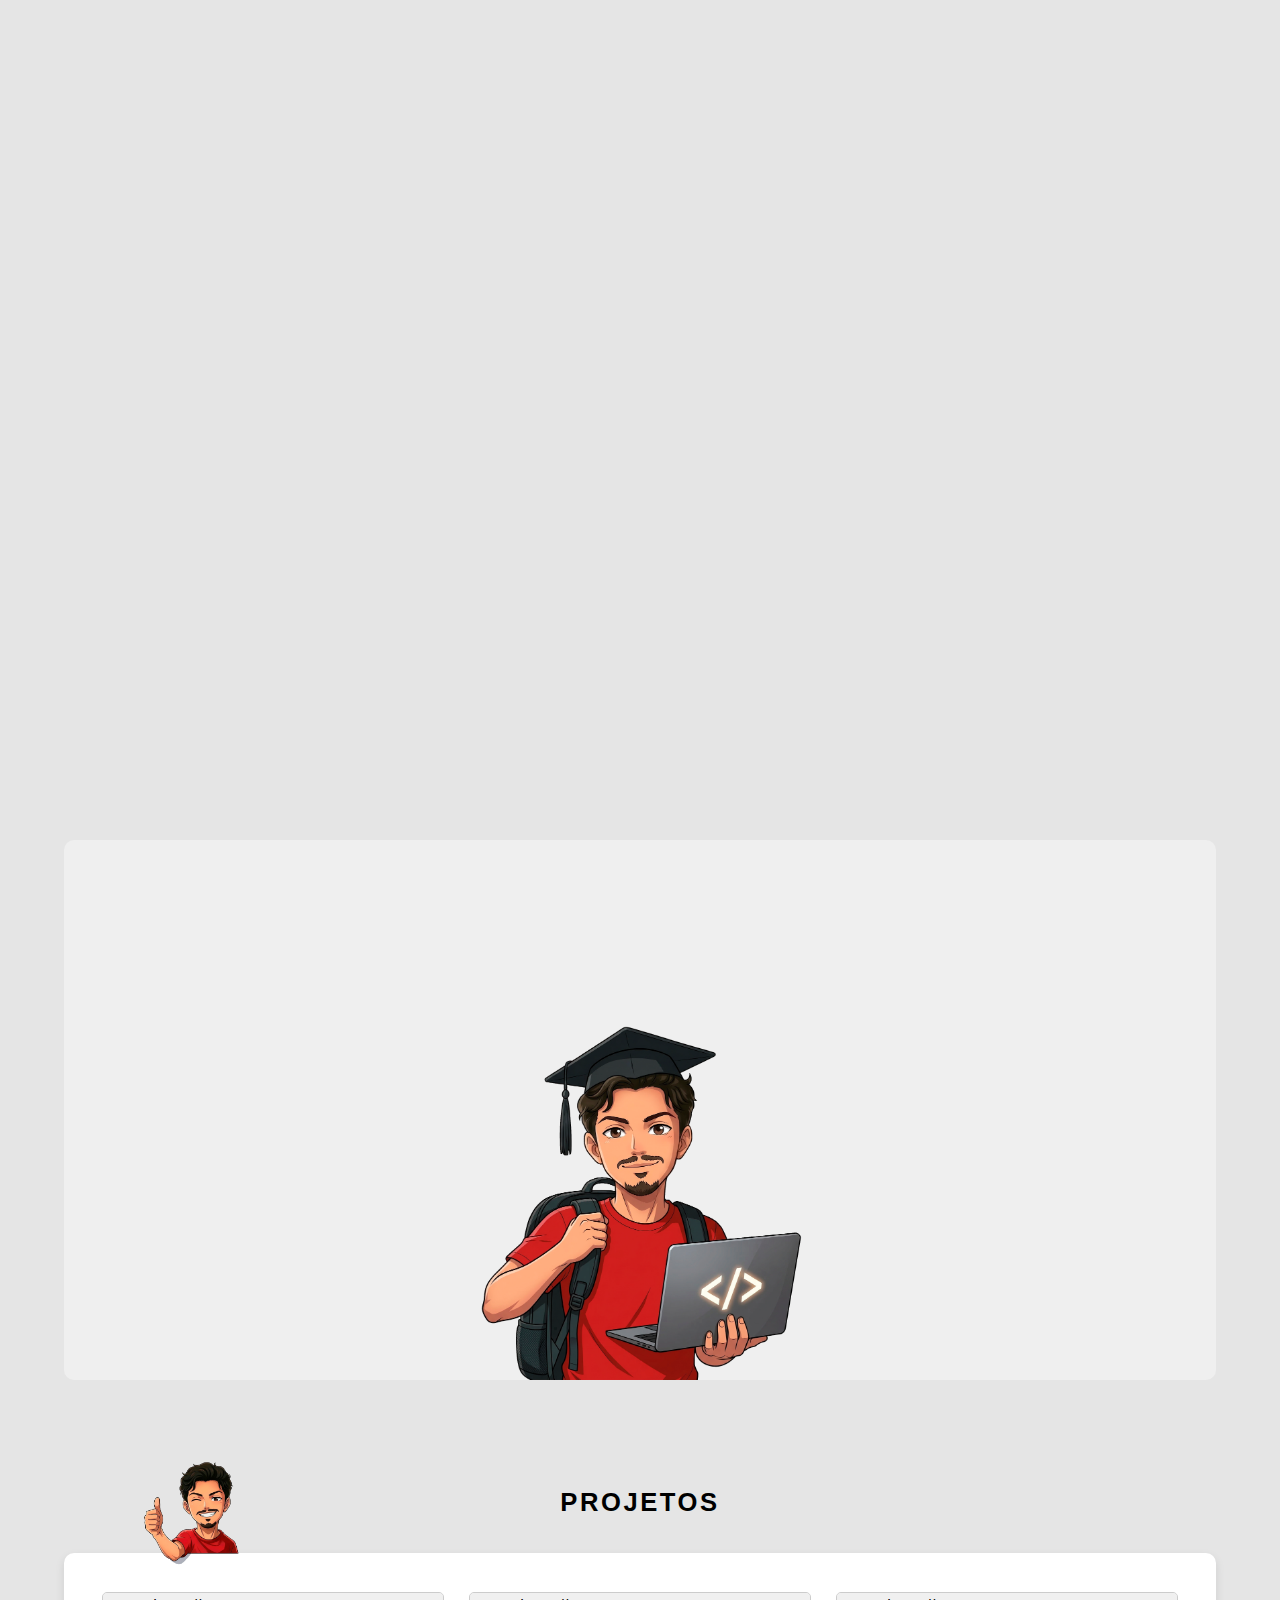
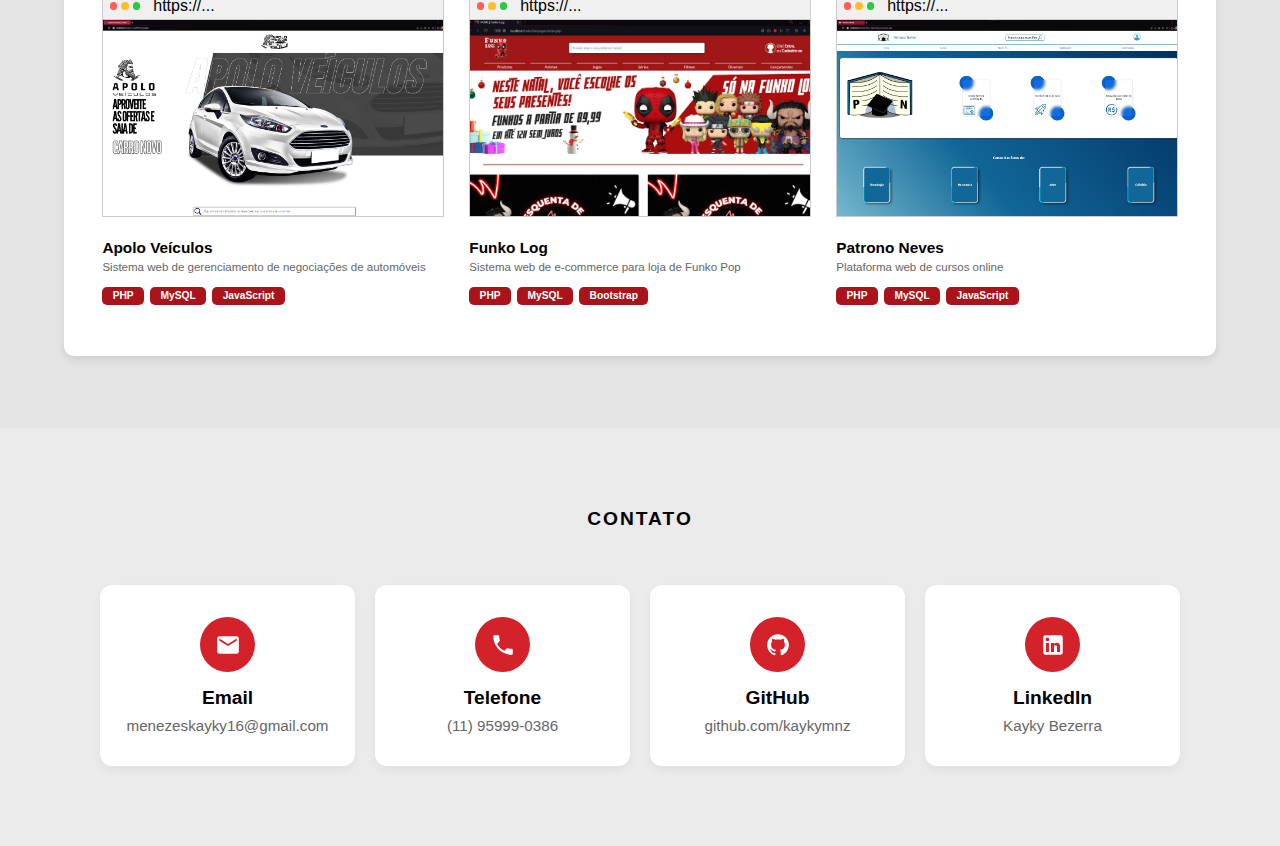
<file: index.html>
<!DOCTYPE html>
<html lang="pt-br">
<head>
  <meta charset="UTF-8">
  <title>Kayky Bezerra</title>
  <link rel="stylesheet" href="./styles/style.css"> 
</head>
<body>

<div class="container" id="home">
    <div class="left">
      <div class="code-decoration">&lt; / &gt;</div>
      
      <div class="content-top">
        <div class="text">
          <h1>KAYKY BEZERRA</h1>
          <h2>FULLSTACK SOFTWARE DEVELOPER</h2>
        </div>
        <div class="techs">
          <div class="tech">Angular.js</div>
          <div class="tech">Java Spring Boot</div>
          <div class="tech">SQL</div>
        </div>
      </div>

      <div class="action-links">
        <a href="#sobre-secao" class="link-btn">Sobre Mim</a>
        <a href="#projetos-secao" class="link-btn">Projetos</a>
        <a href="#linkedin" class="link-btn">LinkedIn</a>
        <a href="#contato-secao" class="link-btn">Contato</a>
      </div>
    </div>

    <img src="../images/logoPrincipal.png" class="character" alt="Kayky Bezerra">
  </div>

  <section id="sobre-secao">
  <div class="sobre-container">

    <div class="sobre-coluna esquerda">
      <h2>FORMAÇÃO</h2>
      <div class="linha"></div>
      <p>Curso Técnico em Desenvolvimento de Sistemas - ETEC de Itaquera</p>
      <p>Cursando Superior em Gestão da Tecnologia da Informação - FATEC de Itaquaquecetuba</p>
    </div>

    <img src="../images/aboutMe.png" class="sobre-personagem" alt="Kayky Sobre">

    <div class="sobre-coluna direita">
      <h2>EXPERIÊNCIA</h2>
      <div class="linha"></div>
      <p>
        Desenvolvedor FullStack no 
        <a href="https://iga.itau.com.br/#/home"
          style="color: #ff6202; text-decoration-color: #ff6202;">
          ITAÚ Gestão de Ativos
        </a>
      </p>
      <p>09/2025 - Presente</p>
    </div>

  </div>
</section>

  <section id="projetos-secao">
    <div id="projetos-titulo">
      <h2>PROJETOS</h2>
    </div>

    <div class="projetos-container">
      <img src="../images/logoprojetos.png" class="character-joinha" alt="Kayky Bezerra Joinha">

      <div class="projetos-grid">

        <a class="projeto-card projeto-link" href="./pages/apolo-veiculos.html">
          <div class="projeto-browser">
            <div class="browser-bar">
              <div class="controls">
                <span class="red"></span>
                <span class="yellow"></span>
                <span class="green"></span>
              </div>
              <div class="address">https://...</div>
            </div>
            <img src="../images/apolo-veiculos/img1.png">
          </div>
          <div class="projeto-info">
            <h4>Apolo Veículos</h4>
            <p>Sistema web de gerenciamento de negociações de automóveis</p>
            <div class="projeto-tags">
              <span class="tag">PHP</span>
              <span class="tag">MySQL</span>
              <span class="tag">JavaScript</span>
            </div>
          </div>
        </a>

        <a class="projeto-card projeto-link" href="./pages/funko-log.html">
          <div class="projeto-browser">
            <div class="browser-bar">
              <div class="controls">
                <span class="red"></span>
                <span class="yellow"></span>
                <span class="green"></span>
              </div>
              <div class="address">https://...</div>
            </div>
            <img src="../images/funko-log/img1.png">
          </div>
          <div class="projeto-info">
            <h4>Funko Log</h4>
            <p>Sistema web de e-commerce para loja de Funko Pop</p>
            <div class="projeto-tags">
              <span class="tag">PHP</span>
              <span class="tag">MySQL</span>
              <span class="tag">Bootstrap</span>
            </div>
          </div>
        </a>

        <a class="projeto-card projeto-link" href="./pages/patrono-neves.html">
          <div class="projeto-browser">
            <div class="browser-bar">
              <div class="controls">
                <span class="red"></span>
                <span class="yellow"></span>
                <span class="green"></span>
              </div>
              <div class="address">https://...</div>
            </div>
            <img src="../images/patrono-neves/img1.png">
          </div>
          <div class="projeto-info">
            <h4>Patrono Neves</h4>
            <p>Plataforma web de cursos online</p>
            <div class="projeto-tags">
              <span class="tag">PHP</span>
              <span class="tag">MySQL</span>
              <span class="tag">JavaScript</span>
            </div>
          </div>
        </a>

      </div>
    </div>
  </section>

  <section id="contato-secao">
    <div class="contato-header">
      <h2>CONTATO</h2>
      <!-- <p>Vamos colaborar? Entre em contato comigo</p> -->
    </div>
    
    <div class="contato-grid">
      <a href="mailto:menezeskayky16@gmail.com" class="contato-card">
        <div class="icone-circulo">
          <svg viewBox="0 0 24 24"><path d="M20 4H4c-1.1 0-1.99.9-1.99 2L2 18c0 1.1.9 2 2 2h16c1.1 0 2-.9 2-2V6c0-1.1-.9-2-2-2zm0 4l-8 5-8-5V6l8 5 8-5v2z"/></svg>
        </div>
        <h3>Email</h3>
        <span>menezeskayky16@gmail.com</span>
      </a>

      <a href="tel:+5511959990386" class="contato-card">
        <div class="icone-circulo">
          <svg viewBox="0 0 24 24"><path d="M6.62 10.79c1.44 2.83 3.76 5.14 6.59 6.59l2.2-2.2c.27-.27.67-.36 1.02-.24 1.12.37 2.33.57 3.57.57.55 0 1 .45 1 1V20c0 .55-.45 1-1 1-9.39 0-17-7.61-17-17 0-.55.45-1 1-1h3.5c.55 0 1 .45 1 1 0 1.25.2 2.45.57 3.57.11.35.03.74-.25 1.02l-2.2 2.2z"/></svg>
        </div>
        <h3>Telefone</h3>
        <span>(11) 95999-0386</span>
      </a>

      <a href="https://github.com/kaykymnz" target="_blank" class="contato-card">
        <div class="icone-circulo">
          <svg viewBox="0 0 24 24"><path d="M12 2A10 10 0 0 0 2 12c0 4.42 2.87 8.17 6.84 9.5.5.08.66-.23.66-.5v-1.69c-2.77.6-3.36-1.34-3.36-1.34-.45-1.16-1.11-1.47-1.11-1.47-.91-.62.07-.6.07-.6 1 .07 1.53 1.03 1.53 1.03.87 1.52 2.34 1.07 2.91.83.09-.65.35-1.09.63-1.34-2.22-.25-4.55-1.11-4.55-4.92 0-1.11.38-2 1.03-2.71-.1-.25-.45-1.29.1-2.64 0 0 .84-.27 2.75 1.02.79-.22 1.65-.33 2.5-.33.85 0 1.71.11 2.5.33 1.91-1.29 2.75-1.02 2.75-1.02.55 1.35.2 2.39.1 2.64.65.71 1.03 1.6 1.03 2.71 0 3.82-2.34 4.66-4.57 4.91.36.31.69.92.69 1.85V21c0 .27.16.59.67.5C19.14 20.16 22 16.42 22 12A10 10 0 0 0 12 2z"/></svg>
        </div>
        <h3>GitHub</h3>
        <span>github.com/kaykymnz</span>
      </a>

      <a href="https://www.linkedin.com/in/kayky-bezerra-49a730235/" target="_blank" class="contato-card">
        <div class="icone-circulo">
          <svg viewBox="0 0 24 24"><path d="M19 3a2 2 0 0 1 2 2v14a2 2 0 0 1-2 2H5a2 2 0 0 1-2-2V5a2 2 0 0 1 2-2h14m-.5 15.5v-5.3a3.26 3.26 0 0 0-3.26-3.26c-.85 0-1.84.52-2.32 1.3v-1.11h-2.79v8.37h2.79v-4.93c0-.77.62-1.4 1.39-1.4a1.4 1.4 0 0 1 1.4 1.4v4.93h2.79M6.88 8.56a1.68 1.68 0 0 0 1.68-1.68c0-.93-.75-1.69-1.68-1.69a1.69 1.69 0 0 0-1.69 1.69c0 .93.76 1.68 1.69 1.68m1.39 9.94v-8.37H5.5v8.37h2.77z"/></svg>
        </div>
        <h3>LinkedIn</h3>
        <span>Kayky Bezerra</span>
      </a>
    </div>
  </section>

</body>
<script>
const sobre = document.querySelector("#sobre-secao");

const observer = new IntersectionObserver(entries => {
  entries.forEach(entry => {
    if (entry.isIntersecting) {
      sobre.classList.add("animar");
    }
  });
}, { threshold: 0.4 });

observer.observe(sobre);
</script>
</html>
</file>
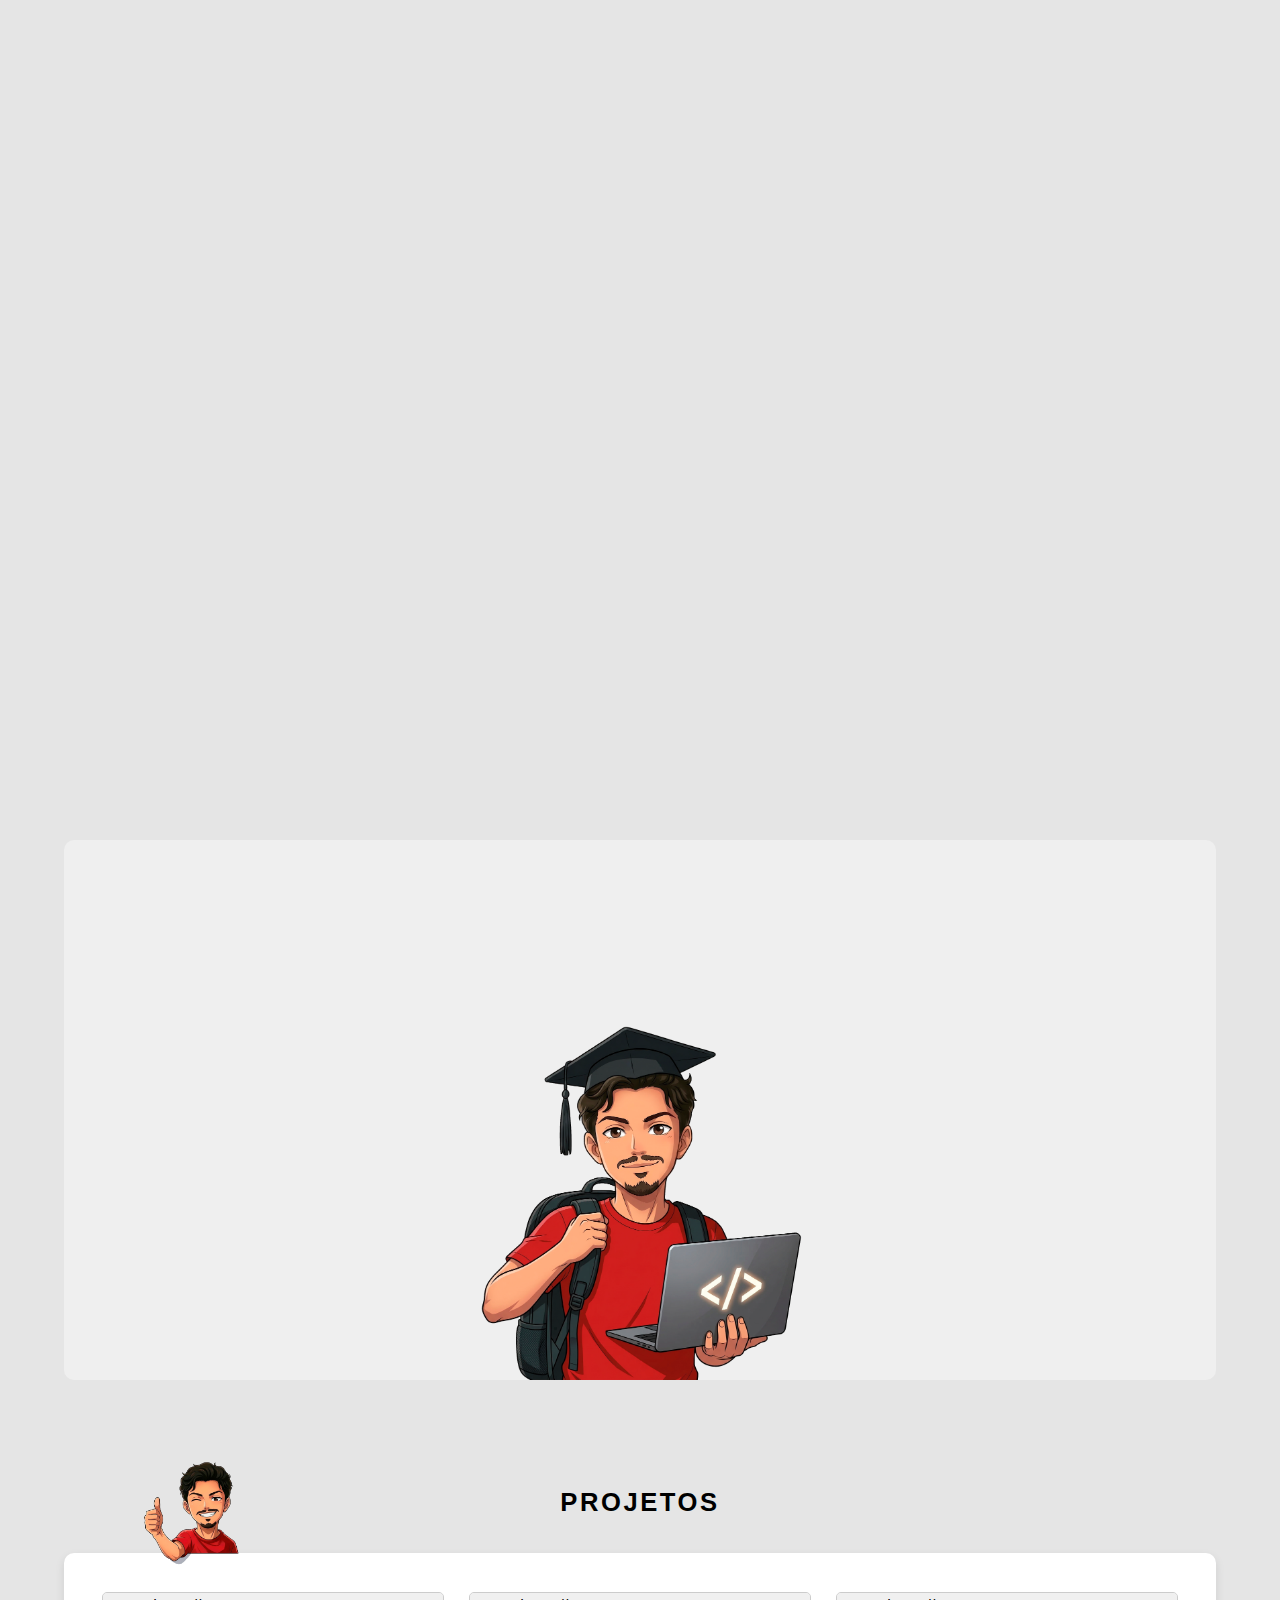
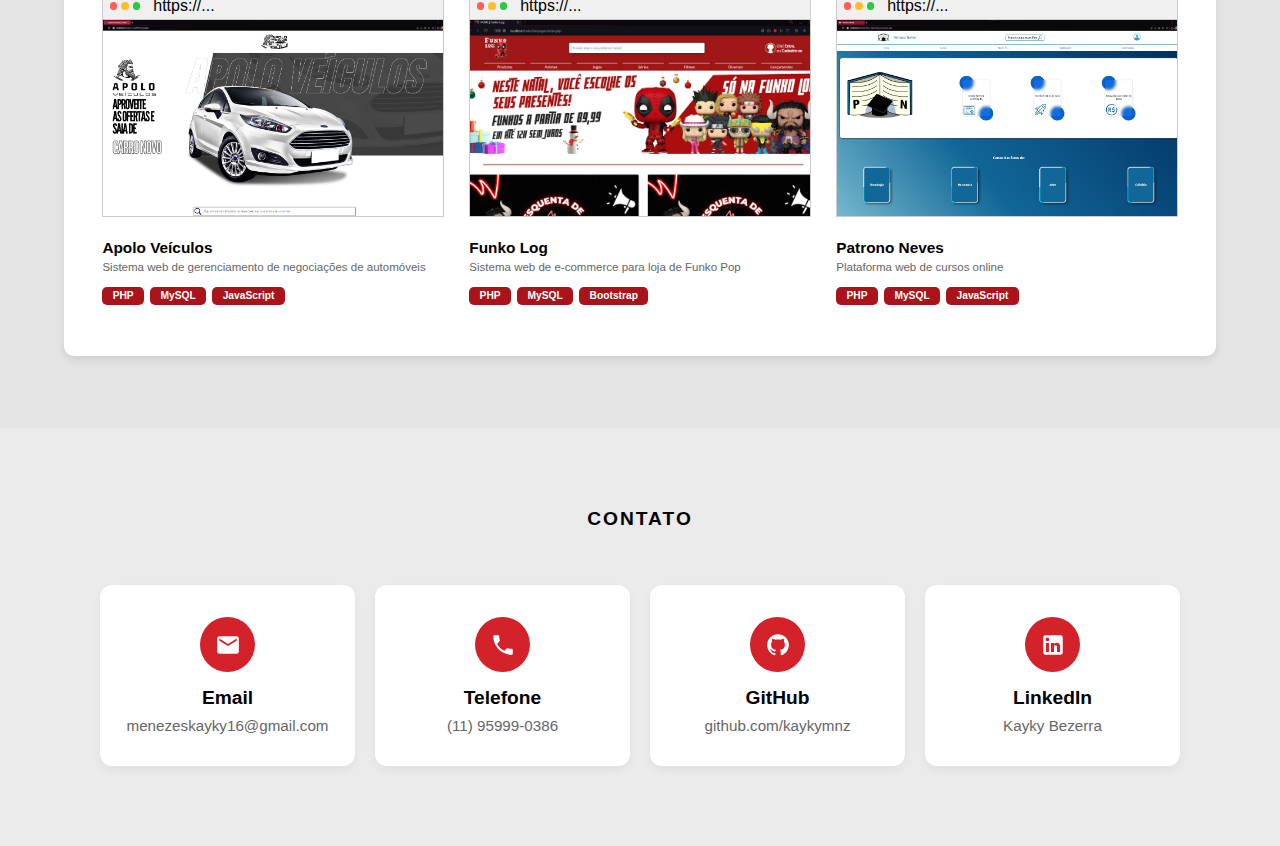
<file: pages/index.html>
<!DOCTYPE html>
<html lang="pt-br">
<head>
  <meta charset="UTF-8">
  <title>Kayky Bezerra</title>
  <link rel="stylesheet" href="../styles/style.css"> 
</head>
<body>

<div class="container" id="home">
    <div class="left">
      <div class="code-decoration">&lt; / &gt;</div>
      
      <div class="content-top">
        <div class="text">
          <h1>KAYKY BEZERRA</h1>
          <h2>FULLSTACK SOFTWARE DEVELOPER</h2>
        </div>
        <div class="techs">
          <div class="tech">Angular.js</div>
          <div class="tech">Java Spring Boot</div>
          <div class="tech">SQL</div>
        </div>
      </div>

      <div class="action-links">
        <a href="#sobre-secao" class="link-btn">Sobre Mim</a>
        <a href="#projetos-secao" class="link-btn">Projetos</a>
        <a href="#linkedin" class="link-btn">LinkedIn</a>
        <a href="#contato-secao" class="link-btn">Contato</a>
      </div>
    </div>

    <img src="../images/logoPrincipal.png" class="character" alt="Kayky Bezerra">
  </div>

  <section id="sobre-secao">
  <div class="sobre-container">

    <div class="sobre-coluna esquerda">
      <h2>FORMAÇÃO</h2>
      <div class="linha"></div>
      <p>Curso Técnico em Desenvolvimento de Sistemas - ETEC de Itaquera</p>
      <p>Cursando Superior em Gestão da Tecnologia da Informação - FATEC de Itaquaquecetuba</p>
    </div>

    <img src="../images/aboutMe.png" class="sobre-personagem" alt="Kayky Sobre">

    <div class="sobre-coluna direita">
      <h2>EXPERIÊNCIA</h2>
      <div class="linha"></div>
      <p>
        Desenvolvedor FullStack no 
        <a href="https://iga.itau.com.br/#/home"
          style="color: #ff6202; text-decoration-color: #ff6202;">
          ITAÚ Gestão de Ativos
        </a>
      </p>
      <p>09/2025 - Presente</p>
    </div>

  </div>
</section>

  <section id="projetos-secao">
    <div id="projetos-titulo">
      <h2>PROJETOS</h2>
    </div>

    <div class="projetos-container">
      <img src="../images/logoprojetos.png" class="character-joinha" alt="Kayky Bezerra Joinha">

      <div class="projetos-grid">

        <a class="projeto-card projeto-link" href="./apolo-veiculos.html">
          <div class="projeto-browser">
            <div class="browser-bar">
              <div class="controls">
                <span class="red"></span>
                <span class="yellow"></span>
                <span class="green"></span>
              </div>
              <div class="address">https://...</div>
            </div>
            <img src="../images/apolo-veiculos/img1.png">
          </div>
          <div class="projeto-info">
            <h4>Apolo Veículos</h4>
            <p>Sistema web de gerenciamento de negociações de automóveis</p>
            <div class="projeto-tags">
              <span class="tag">PHP</span>
              <span class="tag">MySQL</span>
              <span class="tag">JavaScript</span>
            </div>
          </div>
        </a>

        <a class="projeto-card projeto-link" href="./funko-log.html">
          <div class="projeto-browser">
            <div class="browser-bar">
              <div class="controls">
                <span class="red"></span>
                <span class="yellow"></span>
                <span class="green"></span>
              </div>
              <div class="address">https://...</div>
            </div>
            <img src="../images/funko-log/img1.png">
          </div>
          <div class="projeto-info">
            <h4>Funko Log</h4>
            <p>Sistema web de e-commerce para loja de Funko Pop</p>
            <div class="projeto-tags">
              <span class="tag">PHP</span>
              <span class="tag">MySQL</span>
              <span class="tag">Bootstrap</span>
            </div>
          </div>
        </a>

        <a class="projeto-card projeto-link" href="./patrono-neves.html">
          <div class="projeto-browser">
            <div class="browser-bar">
              <div class="controls">
                <span class="red"></span>
                <span class="yellow"></span>
                <span class="green"></span>
              </div>
              <div class="address">https://...</div>
            </div>
            <img src="../images/patrono-neves/img1.png">
          </div>
          <div class="projeto-info">
            <h4>Patrono Neves</h4>
            <p>Plataforma web de cursos online</p>
            <div class="projeto-tags">
              <span class="tag">PHP</span>
              <span class="tag">MySQL</span>
              <span class="tag">JavaScript</span>
            </div>
          </div>
        </a>

      </div>
    </div>
  </section>

  <section id="contato-secao">
    <div class="contato-header">
      <h2>CONTATO</h2>
      <!-- <p>Vamos colaborar? Entre em contato comigo</p> -->
    </div>
    
    <div class="contato-grid">
      <a href="mailto:menezeskayky16@gmail.com" class="contato-card">
        <div class="icone-circulo">
          <svg viewBox="0 0 24 24"><path d="M20 4H4c-1.1 0-1.99.9-1.99 2L2 18c0 1.1.9 2 2 2h16c1.1 0 2-.9 2-2V6c0-1.1-.9-2-2-2zm0 4l-8 5-8-5V6l8 5 8-5v2z"/></svg>
        </div>
        <h3>Email</h3>
        <span>menezeskayky16@gmail.com</span>
      </a>

      <a href="tel:+5511959990386" class="contato-card">
        <div class="icone-circulo">
          <svg viewBox="0 0 24 24"><path d="M6.62 10.79c1.44 2.83 3.76 5.14 6.59 6.59l2.2-2.2c.27-.27.67-.36 1.02-.24 1.12.37 2.33.57 3.57.57.55 0 1 .45 1 1V20c0 .55-.45 1-1 1-9.39 0-17-7.61-17-17 0-.55.45-1 1-1h3.5c.55 0 1 .45 1 1 0 1.25.2 2.45.57 3.57.11.35.03.74-.25 1.02l-2.2 2.2z"/></svg>
        </div>
        <h3>Telefone</h3>
        <span>(11) 95999-0386</span>
      </a>

      <a href="https://github.com/kaykymnz" target="_blank" class="contato-card">
        <div class="icone-circulo">
          <svg viewBox="0 0 24 24"><path d="M12 2A10 10 0 0 0 2 12c0 4.42 2.87 8.17 6.84 9.5.5.08.66-.23.66-.5v-1.69c-2.77.6-3.36-1.34-3.36-1.34-.45-1.16-1.11-1.47-1.11-1.47-.91-.62.07-.6.07-.6 1 .07 1.53 1.03 1.53 1.03.87 1.52 2.34 1.07 2.91.83.09-.65.35-1.09.63-1.34-2.22-.25-4.55-1.11-4.55-4.92 0-1.11.38-2 1.03-2.71-.1-.25-.45-1.29.1-2.64 0 0 .84-.27 2.75 1.02.79-.22 1.65-.33 2.5-.33.85 0 1.71.11 2.5.33 1.91-1.29 2.75-1.02 2.75-1.02.55 1.35.2 2.39.1 2.64.65.71 1.03 1.6 1.03 2.71 0 3.82-2.34 4.66-4.57 4.91.36.31.69.92.69 1.85V21c0 .27.16.59.67.5C19.14 20.16 22 16.42 22 12A10 10 0 0 0 12 2z"/></svg>
        </div>
        <h3>GitHub</h3>
        <span>github.com/kaykymnz</span>
      </a>

      <a href="https://www.linkedin.com/in/kayky-bezerra-49a730235/" target="_blank" class="contato-card">
        <div class="icone-circulo">
          <svg viewBox="0 0 24 24"><path d="M19 3a2 2 0 0 1 2 2v14a2 2 0 0 1-2 2H5a2 2 0 0 1-2-2V5a2 2 0 0 1 2-2h14m-.5 15.5v-5.3a3.26 3.26 0 0 0-3.26-3.26c-.85 0-1.84.52-2.32 1.3v-1.11h-2.79v8.37h2.79v-4.93c0-.77.62-1.4 1.39-1.4a1.4 1.4 0 0 1 1.4 1.4v4.93h2.79M6.88 8.56a1.68 1.68 0 0 0 1.68-1.68c0-.93-.75-1.69-1.68-1.69a1.69 1.69 0 0 0-1.69 1.69c0 .93.76 1.68 1.69 1.68m1.39 9.94v-8.37H5.5v8.37h2.77z"/></svg>
        </div>
        <h3>LinkedIn</h3>
        <span>Kayky Bezerra</span>
      </a>
    </div>
  </section>

</body>
<script>
const sobre = document.querySelector("#sobre-secao");

const observer = new IntersectionObserver(entries => {
  entries.forEach(entry => {
    if (entry.isIntersecting) {
      sobre.classList.add("animar");
    }
  });
}, { threshold: 0.4 });

observer.observe(sobre);
</script>
</html>
</file>
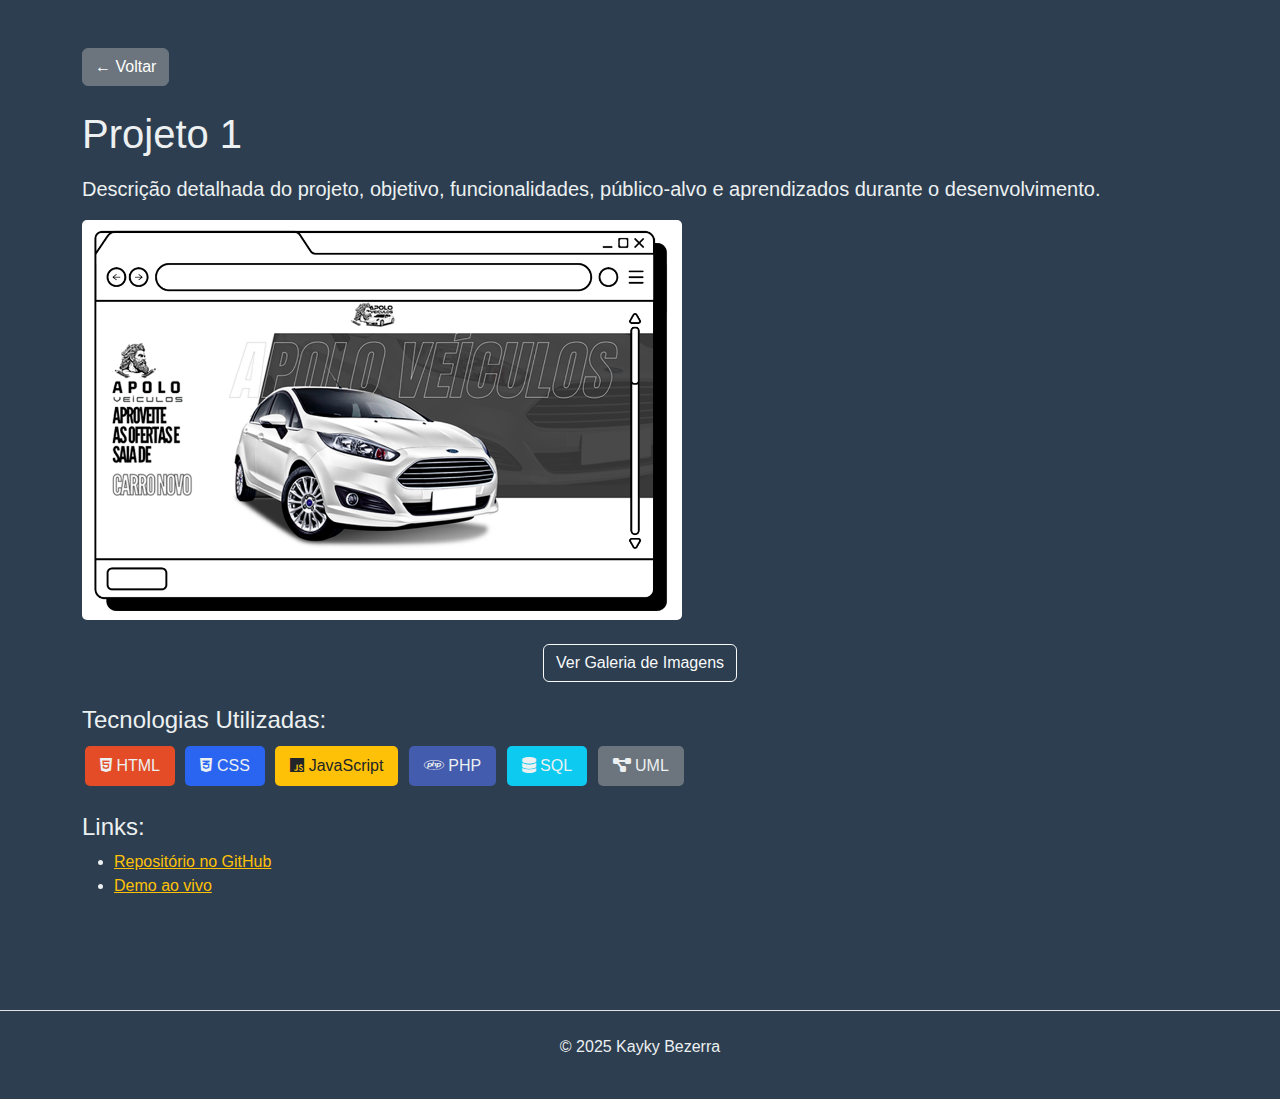
<file: projeto1.html>
<!DOCTYPE html>
<html lang="pt-br">
<head>
  <meta charset="UTF-8">
  <meta name="viewport" content="width=device-width, initial-scale=1.0">
  <title>Projeto 1 - Kayky Bezerra</title>
  <link href="https://cdn.jsdelivr.net/npm/bootstrap@5.3.0/dist/css/bootstrap.min.css" rel="stylesheet">
  <link rel="stylesheet" href="https://cdnjs.cloudflare.com/ajax/libs/font-awesome/6.5.0/css/all.min.css">
  <style>
    body {
      background-color: #2c3e50;
      color: #ecf0f1;
      font-family: 'Segoe UI', sans-serif;
    }
    .project-image {
      max-height: 400px;
      object-fit: cover;
      border-radius: 5px;
    }
    .badge-tech {
      margin: 3px;
      padding: 8px 15px;
      border-radius: 5px;
      display: inline-block;
    }
  </style>
</head>
<body>
  <div class="container py-5">
    <a href="index.html" class="btn btn-secondary mb-4">&larr; Voltar</a>

    <h1 class="mb-3">Projeto 1</h1>
    <p class="lead">Descrição detalhada do projeto, objetivo, funcionalidades, público-alvo e aprendizados durante o desenvolvimento.</p>

    <img src="imgs/apoloVeiculos.png" alt="Imagem do Projeto" class="img-fluid project-image mb-4">

    <!-- Botão para abrir galeria -->
    <div class="text-center mb-4">
      <button class="btn btn-outline-light" data-bs-toggle="modal" data-bs-target="#galeriaProjeto">Ver Galeria de Imagens</button>
    </div>

    <h4>Tecnologias Utilizadas:</h4>
    <div>
<span class="badge-tech" style="background-color: #e34c26;"><i class="fab fa-html5"></i> HTML</span>
      <span class="badge-tech" style="background-color: #2965f1;"><i class="fab fa-css3-alt"></i> CSS</span>
      <span class="badge-tech bg-warning text-dark"><i class="fab fa-js"></i> JavaScript</span>
      <span class="badge-tech bg-purple" style="background-color: #445cad;"><i class="fab fa-php"></i> PHP</span>
      <span class="badge-tech bg-info"><i class="fas fa-database"></i> SQL</span>
      <span class="badge-tech bg-secondary"><i class="fas fa-project-diagram"></i> UML</span>
    </div>

    <h4 class="mt-4">Links:</h4>
    <ul>
      <li><a href="https://github.com/seu-usuario/repositorio-projeto1" target="_blank" class="text-warning">Repositório no GitHub</a></li>
      <li><a href="https://projeto1-demo.netlify.app" target="_blank" class="text-warning">Demo ao vivo</a></li>
    </ul>
  </div>

  <!-- Modal com carrossel -->
  <div class="modal fade" id="galeriaProjeto" tabindex="-1" aria-labelledby="galeriaProjetoLabel" aria-hidden="true">
    <div class="modal-dialog modal-xl modal-dialog-centered">
      <div class="modal-content bg-dark text-white">
        <div class="modal-header border-0">
          <h5 class="modal-title" id="galeriaProjetoLabel">Galeria do Projeto</h5>
          <button type="button" class="btn-close btn-close-white" data-bs-dismiss="modal" aria-label="Fechar"></button>
        </div>
        <div class="modal-body">
          <div id="carouselGaleriaProjeto" class="carousel slide" data-bs-ride="carousel">
            <div class="carousel-inner">
              <div class="carousel-item active">
                <img src="imgs/apoloVeiculos/img1.png" class="d-block w-100" alt="Imagem 1">
              </div>
              <div class="carousel-item">
                <img src="imgs/apoloVeiculos/img2.png" class="d-block w-100" alt="Imagem 2">
              </div>
              <div class="carousel-item">
                <img src="imgs/apoloVeiculos/img3.png" class="d-block w-100" alt="Imagem 3">
              </div>
              <div class="carousel-item">
                <img src="imgs/apoloVeiculos/img4.png" class="d-block w-100" alt="Imagem 4">
              </div>
              <div class="carousel-item">
                <img src="imgs/apoloVeiculos/img5.png" class="d-block w-100" alt="Imagem 5">
              </div>
              <div class="carousel-item">
                <img src="imgs/apoloVeiculos/img6.png" class="d-block w-100" alt="Imagem 6">
              </div>
              <div class="carousel-item">
                <img src="imgs/apoloVeiculos/img7.png" class="d-block w-100" alt="Imagem 7">
              </div>
              <div class="carousel-item">
                <img src="imgs/apoloVeiculos/img8.png" class="d-block w-100" alt="Imagem 8">
              </div>
              <div class="carousel-item">
                <img src="imgs/apoloVeiculos/img9.png" class="d-block w-100" alt="Imagem 9">
              </div>
              <div class="carousel-item">
                <img src="imgs/apoloVeiculos/img10.png" class="d-block w-100" alt="Imagem 10">
              </div>
              <div class="carousel-item">
                <img src="imgs/apoloVeiculos/img11.png" class="d-block w-100" alt="Imagem 11">
              </div>
              <div class="carousel-item">
                <img src="imgs/apoloVeiculos/img12.png" class="d-block w-100" alt="Imagem 12">
              </div>
              <div class="carousel-item">
                <img src="imgs/apoloVeiculos/img13.png" class="d-block w-100" alt="Imagem 13">
              </div>
              <div class="carousel-item">
                <img src="imgs/apoloVeiculos/img14.png" class="d-block w-100" alt="Imagem 14">
              </div>
              <div class="carousel-item">
                <img src="imgs/apoloVeiculos/img15.png" class="d-block w-100" alt="Imagem 15">
              </div>
              <div class="carousel-item">
                <img src="imgs/apoloVeiculos/img16.png" class="d-block w-100" alt="Imagem 16">
              </div>
              <div class="carousel-item">
                <img src="imgs/apoloVeiculos/img17.png" class="d-block w-100" alt="Imagem 17">
              </div>
              <div class="carousel-item">
                <img src="imgs/apoloVeiculos/img18.png" class="d-block w-100" alt="Imagem 18">
              </div>
            </div>
            <button class="carousel-control-prev" type="button" data-bs-target="#carouselGaleriaProjeto" data-bs-slide="prev">
              <span class="carousel-control-prev-icon"></span>
              <span class="visually-hidden">Anterior</span>
            </button>
            <button class="carousel-control-next" type="button" data-bs-target="#carouselGaleriaProjeto" data-bs-slide="next">
              <span class="carousel-control-next-icon"></span>
              <span class="visually-hidden">Próximo</span>
            </button>
          </div>
        </div>
      </div>
    </div>
  </div>

  <footer class="text-center p-4 mt-5 border-top">
    <p>&copy; 2025 Kayky Bezerra</p>
  </footer>

  <script src="https://cdn.jsdelivr.net/npm/bootstrap@5.3.0/dist/js/bootstrap.bundle.min.js"></script>
</body>
</html>
</file>
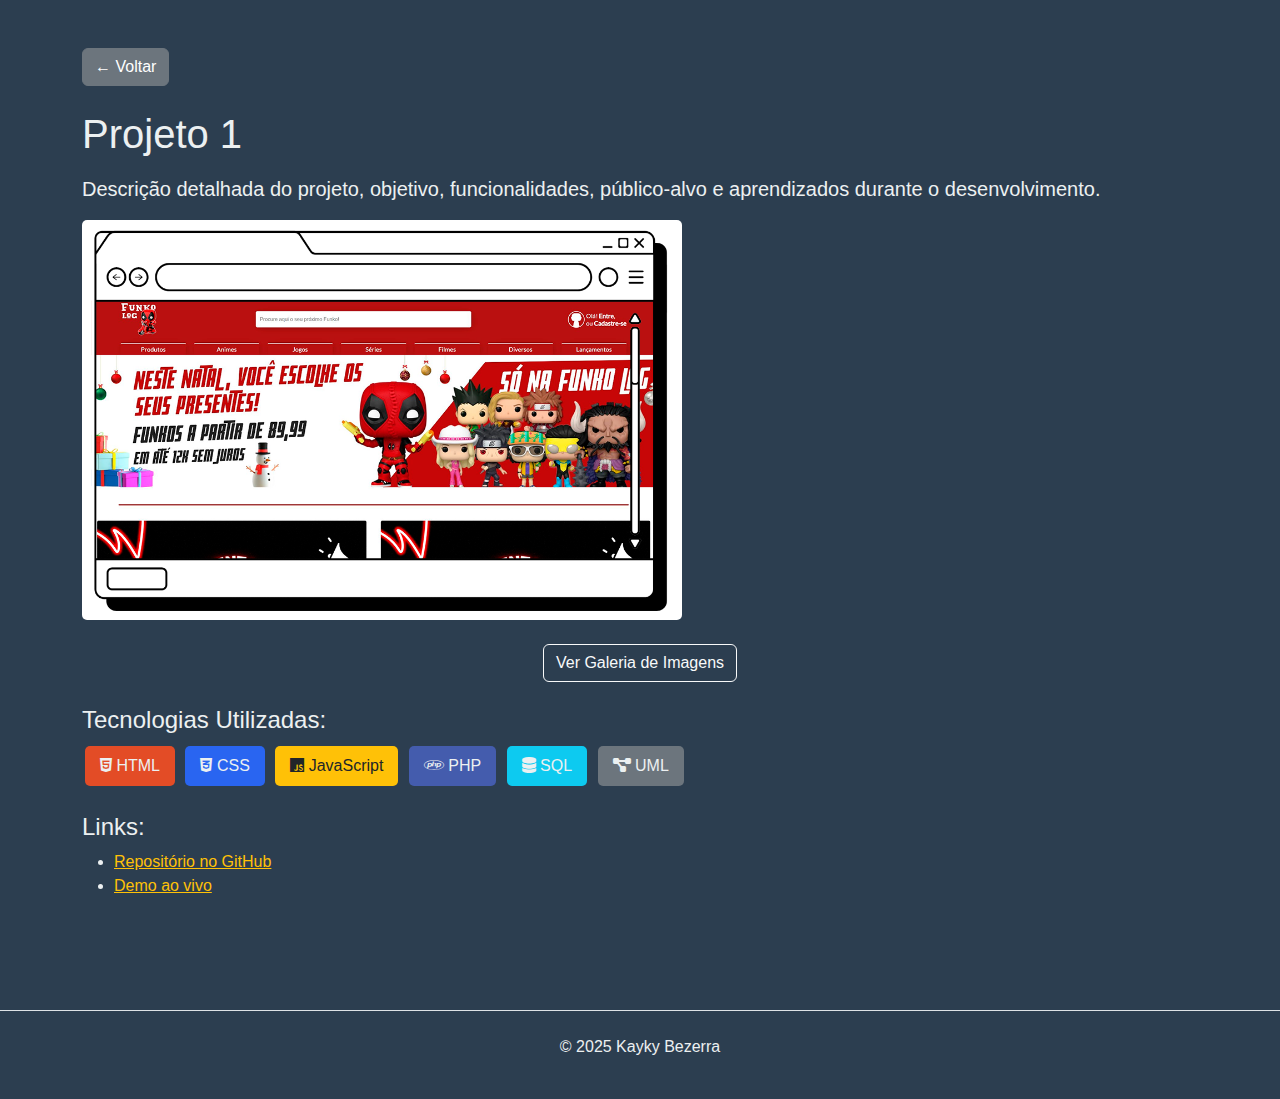
<file: projeto2.html>
<!DOCTYPE html>
<html lang="pt-br">
<head>
  <meta charset="UTF-8">
  <meta name="viewport" content="width=device-width, initial-scale=1.0">
  <title>Projeto 1 - Kayky Bezerra</title>
  <link href="https://cdn.jsdelivr.net/npm/bootstrap@5.3.0/dist/css/bootstrap.min.css" rel="stylesheet">
  <link rel="stylesheet" href="https://cdnjs.cloudflare.com/ajax/libs/font-awesome/6.5.0/css/all.min.css">
  <style>
    body {
      background-color: #2c3e50;
      color: #ecf0f1;
      font-family: 'Segoe UI', sans-serif;
    }
    .project-image {
      max-height: 400px;
      object-fit: cover;
      border-radius: 5px;
    }
    .badge-tech {
      margin: 3px;
      padding: 8px 15px;
      border-radius: 5px;
      display: inline-block;
    }
  </style>
</head>
<body>
  <div class="container py-5">
    <a href="index.html" class="btn btn-secondary mb-4">&larr; Voltar</a>

    <h1 class="mb-3">Projeto 1</h1>
    <p class="lead">Descrição detalhada do projeto, objetivo, funcionalidades, público-alvo e aprendizados durante o desenvolvimento.</p>

    <img src="imgs/funkoLog.png" alt="Imagem do Projeto" class="img-fluid project-image mb-4">

    <!-- Botão para abrir galeria -->
    <div class="text-center mb-4">
      <button class="btn btn-outline-light" data-bs-toggle="modal" data-bs-target="#galeriaProjeto">Ver Galeria de Imagens</button>
    </div>

    <h4>Tecnologias Utilizadas:</h4>
    <div>
<span class="badge-tech" style="background-color: #e34c26;"><i class="fab fa-html5"></i> HTML</span>
      <span class="badge-tech" style="background-color: #2965f1;"><i class="fab fa-css3-alt"></i> CSS</span>
      <span class="badge-tech bg-warning text-dark"><i class="fab fa-js"></i> JavaScript</span>
      <span class="badge-tech bg-purple" style="background-color: #445cad;"><i class="fab fa-php"></i> PHP</span>
      <span class="badge-tech bg-info"><i class="fas fa-database"></i> SQL</span>
      <span class="badge-tech bg-secondary"><i class="fas fa-project-diagram"></i> UML</span>
    </div>

    <h4 class="mt-4">Links:</h4>
    <ul>
      <li><a href="https://github.com/seu-usuario/repositorio-projeto1" target="_blank" class="text-warning">Repositório no GitHub</a></li>
      <li><a href="https://projeto1-demo.netlify.app" target="_blank" class="text-warning">Demo ao vivo</a></li>
    </ul>
  </div>

  <!-- Modal com carrossel -->
  <div class="modal fade" id="galeriaProjeto" tabindex="-1" aria-labelledby="galeriaProjetoLabel" aria-hidden="true">
    <div class="modal-dialog modal-xl modal-dialog-centered">
      <div class="modal-content bg-dark text-white">
        <div class="modal-header border-0">
          <h5 class="modal-title" id="galeriaProjetoLabel">Galeria do Projeto</h5>
          <button type="button" class="btn-close btn-close-white" data-bs-dismiss="modal" aria-label="Fechar"></button>
        </div>
        <div class="modal-body">
          <div id="carouselGaleriaProjeto" class="carousel slide" data-bs-ride="carousel">
            <div class="carousel-inner">
              <div class="carousel-item active">
                <img src="imgs/funkoLog/img1.png" class="d-block w-100" alt="Imagem 1">
              </div>
              <div class="carousel-item">
                <img src="imgs/funkoLog/img2.png" class="d-block w-100" alt="Imagem 2">
              </div>
              <div class="carousel-item">
                <img src="imgs/funkoLog/img3.png" class="d-block w-100" alt="Imagem 3">
              </div>
              <div class="carousel-item">
                <img src="imgs/funkoLog/img4.png" class="d-block w-100" alt="Imagem 4">
              </div>
              <div class="carousel-item">
                <img src="imgs/funkoLog/img5.png" class="d-block w-100" alt="Imagem 5">
              </div>

            <button class="carousel-control-prev" type="button" data-bs-target="#carouselGaleriaProjeto" data-bs-slide="prev">
              <span class="carousel-control-prev-icon"></span>
              <span class="visually-hidden">Anterior</span>
            </button>
            <button class="carousel-control-next" type="button" data-bs-target="#carouselGaleriaProjeto" data-bs-slide="next">
              <span class="carousel-control-next-icon"></span>
              <span class="visually-hidden">Próximo</span>
            </button>
          </div>
        </div>
      </div>
    </div>
  </div>
</div>

  <footer class="text-center p-4 mt-5 border-top">
    <p>&copy; 2025 Kayky Bezerra</p>
  </footer>

  <script src="https://cdn.jsdelivr.net/npm/bootstrap@5.3.0/dist/js/bootstrap.bundle.min.js"></script>
</body>
</html>
</file>
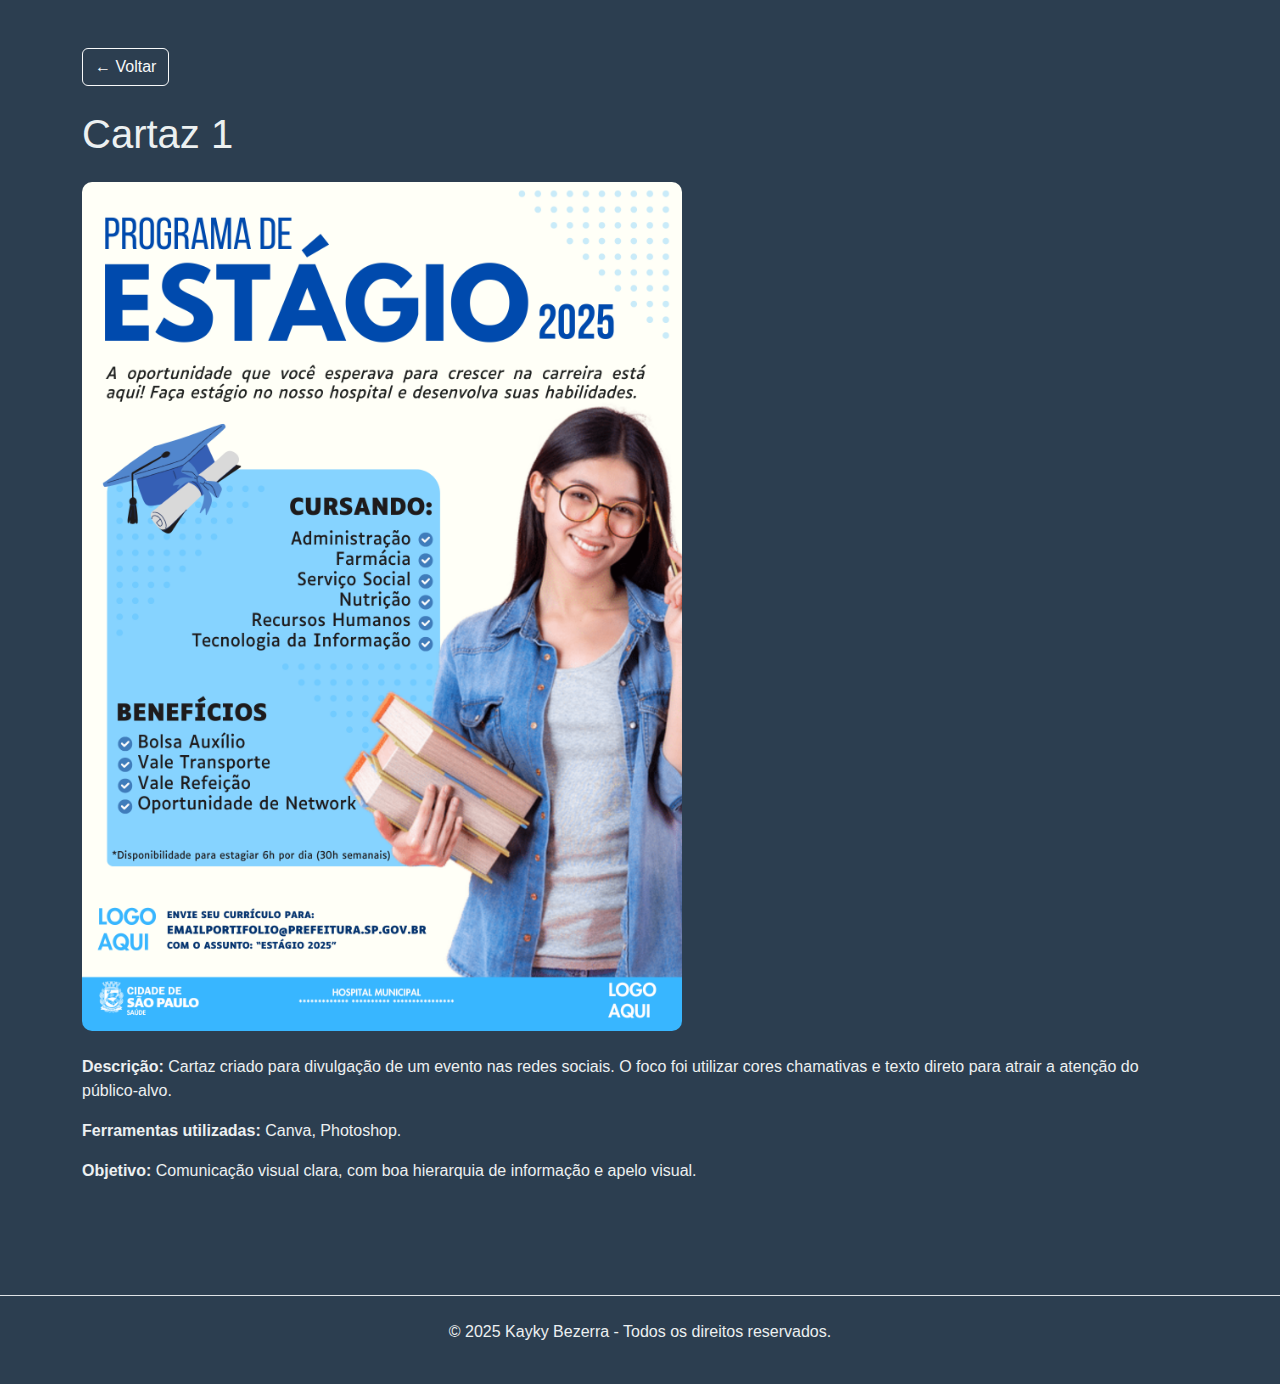
<file: cartazes/cartaz1.html>
<!DOCTYPE html>
<html lang="pt-br">
<head>
  <meta charset="UTF-8">
  <meta name="viewport" content="width=device-width, initial-scale=1.0">
  <title>Cartaz 1 - Kayky Bezerra</title>
  <link href="https://cdn.jsdelivr.net/npm/bootstrap@5.3.0/dist/css/bootstrap.min.css" rel="stylesheet">
  <style>
    body {
      background-color: #2c3e50;
      color: #ecf0f1;
      font-family: 'Segoe UI', sans-serif;
    }
    .highlight {
      color: #f1c40f;
    }
    .banner-img {
      width: 100%;
      max-width: 600px;
      height: auto;
      border-radius: 10px;
    }
  </style>
</head>
<body>
  <div class="container py-5">
    <a href="../index.html" class="btn btn-outline-light mb-4">&larr; Voltar</a>
    <h1 class="mb-4">Cartaz 1</h1>
    <img src="../imgs/cartazes/estagio.png" alt="Cartaz 1" class="banner-img mb-4">
    <p><strong>Descrição:</strong> Cartaz criado para divulgação de um evento nas redes sociais. O foco foi utilizar cores chamativas e texto direto para atrair a atenção do público-alvo.</p>
    <p><strong>Ferramentas utilizadas:</strong> Canva, Photoshop.</p>
    <p><strong>Objetivo:</strong> Comunicação visual clara, com boa hierarquia de informação e apelo visual.</p>
  </div>

  <footer class="text-center p-4 mt-5 border-top">
    <p>&copy; 2025 Kayky Bezerra - Todos os direitos reservados.</p>
  </footer>

  <script src="https://cdn.jsdelivr.net/npm/bootstrap@5.3.0/dist/js/bootstrap.bundle.min.js"></script>
</body>
</html>
</file>
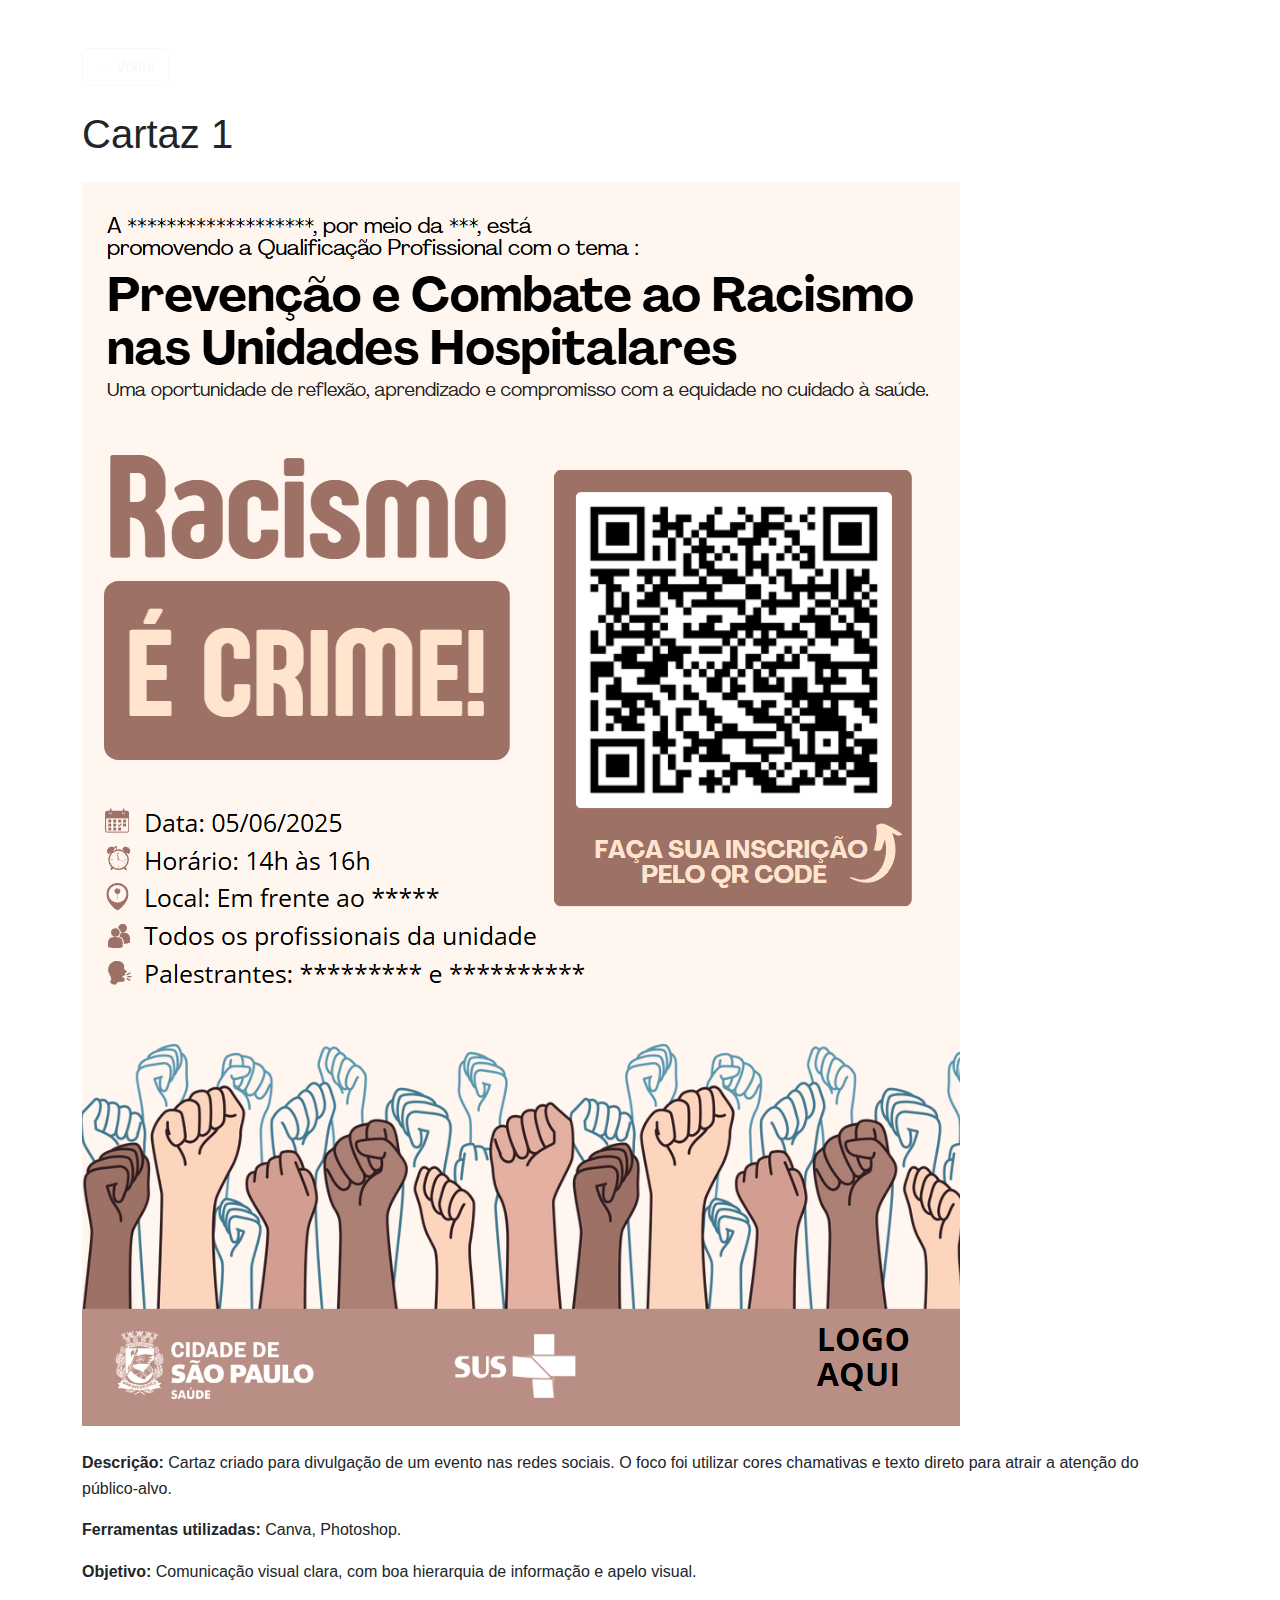
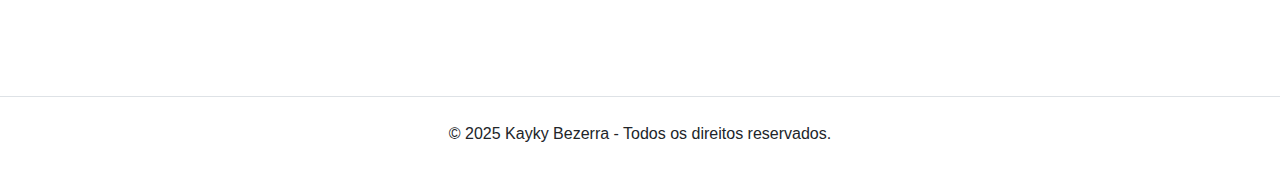
<file: cartazes/cartaz2.html>
<!DOCTYPE html>
<html lang="pt-br">
<head>
  <meta charset="UTF-8">
  <meta name="viewport" content="width=device-width, initial-scale=1.0">
  <title>Cartaz 1 - Kayky Bezerra</title>
  <link href="https://cdn.jsdelivr.net/npm/bootstrap@5.3.0/dist/css/bootstrap.min.css" rel="stylesheet">
  <link rel="stylesheet" href="../style/style.css">
  <script>
      // Aplicar o tema salvo o mais cedo possível
  if (localStorage.getItem('theme') === 'dark') {
    document.documentElement.classList.add('dark-mode');
  }
  </script>
</head>
<body>
  <div class="container py-5">
    <a href="../index.html" class="btn btn-outline-light mb-4">&larr; Voltar</a>
    <h1 class="mb-4">Cartaz 1</h1>
    <img src="../imgs/cartazes/racismo.png" alt="Cartaz 1" class="banner-img mb-4">
    <p><strong>Descrição:</strong> Cartaz criado para divulgação de um evento nas redes sociais. O foco foi utilizar cores chamativas e texto direto para atrair a atenção do público-alvo.</p>
    <p><strong>Ferramentas utilizadas:</strong> Canva, Photoshop.</p>
    <p><strong>Objetivo:</strong> Comunicação visual clara, com boa hierarquia de informação e apelo visual.</p>
  </div>

  <footer class="text-center p-4 mt-5 border-top">
    <p>&copy; 2025 Kayky Bezerra - Todos os direitos reservados.</p>
  </footer>

  <script src="https://cdn.jsdelivr.net/npm/bootstrap@5.3.0/dist/js/bootstrap.bundle.min.js"></script>
</body>
</html>
</file>
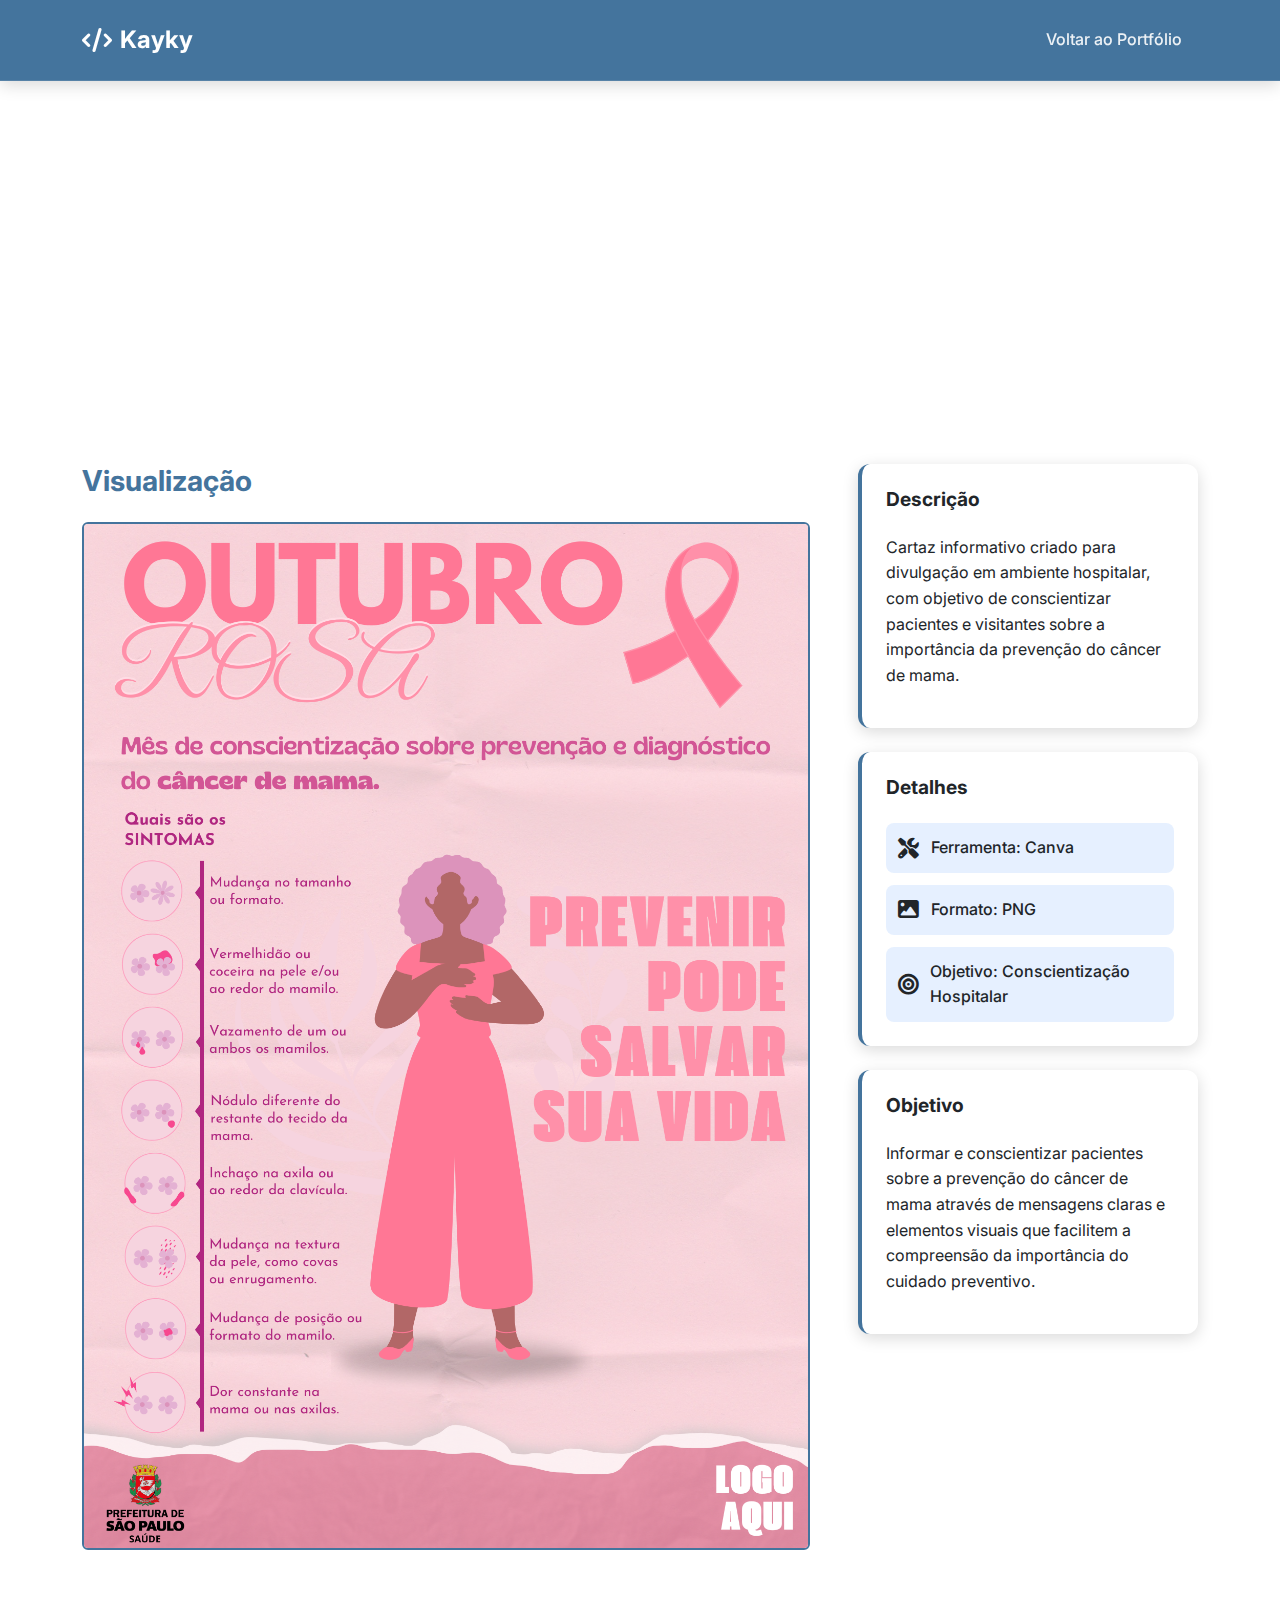
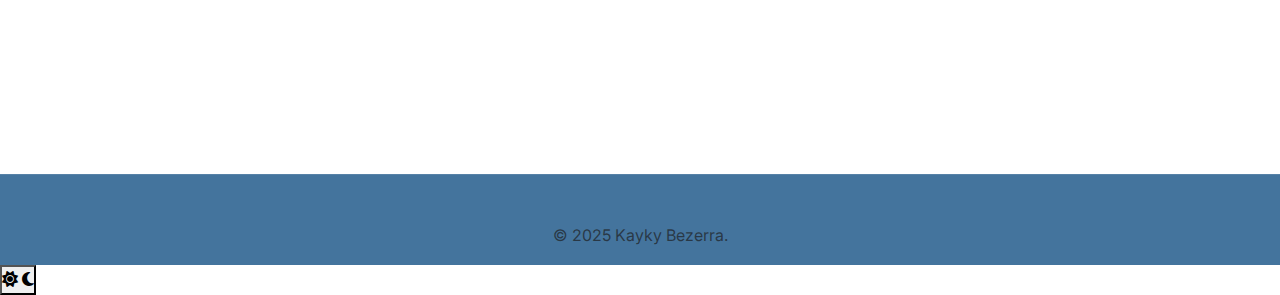
<file: cartazes/cartaz3.html>
<!DOCTYPE html>
<html lang="pt-br">
<head>
  <meta charset="UTF-8">
  <meta name="viewport" content="width=device-width, initial-scale=1.0">
  <title>Prevenção do Câncer de Mama - Kayky Bezerra</title>
  <link href="https://cdn.jsdelivr.net/npm/bootstrap@5.3.0/dist/css/bootstrap.min.css" rel="stylesheet">
  <link rel="stylesheet" href="../style/style.css">
  <link rel="stylesheet" href="https://cdnjs.cloudflare.com/ajax/libs/font-awesome/6.5.0/css/all.min.css">
  <link href="https://fonts.googleapis.com/css2?family=Inter:wght@300;400;500;600;700&family=JetBrains+Mono:wght@400;600&display=swap" rel="stylesheet">
  <script>
    if (localStorage.getItem('theme') === 'dark') {
      document.documentElement.setAttribute('data-bs-theme', 'dark');
    }
  </script>
</head>

<body>

  <!-- Navigation -->
  <nav class="navbar navbar-expand-lg navbar-dark sticky-top">
    <div class="container">
      <a class="navbar-brand fw-bold" href="../index.html">
        <i class="fas fa-code"></i> Kayky
      </a>
      <button class="navbar-toggler" type="button" data-bs-toggle="collapse" data-bs-target="#navbarNav">
        <span class="navbar-toggler-icon"></span>
      </button>
      <div class="collapse navbar-collapse" id="navbarNav">
        <ul class="navbar-nav ms-auto">
          <li class="nav-item"><a class="nav-link" href="../index.html">Voltar ao Portfólio</a></li>
        </ul>
      </div>
    </div>
  </nav>

  <!-- Design Hero -->
  <section class="project-hero">
    <div class="container">
      <div class="breadcrumb-custom mb-4">
        <a href="../index.html" class="text-white text-decoration-none">
          <i class="fas fa-arrow-left"></i> Voltar ao Portfólio
        </a>
      </div>
      
      <h1 class="display-3 fw-bold mb-3">Prevenção do Câncer de Mama</h1>
      <p class="lead text-white">Cartaz informativo para conscientização hospitalar</p>
    </div>
  </section>

  <!-- Conteúdo -->
  <section class="project-content">
    <div class="container">
      <div class="row g-5">
        <!-- Imagem Principal -->
        <div class="col-lg-8">
          <div class="content-section">
            <h2 class="section-title-project">Visualização</h2>
            <div class="text-center">
              <img src="../imgs/cartazes/cartaz3.png" alt="Cartaz Prevenção do Câncer de Mama" class="img-fluid rounded" style="max-width: 100%; border: 2px solid var(--primary-color);">
            </div>
          </div>
        </div>

        <!-- Informações -->
        <div class="col-lg-4">
          <div class="sidebar-card">
            <h3 class="card-title">Descrição</h3>
            <p>Cartaz informativo criado para divulgação em ambiente hospitalar, com objetivo de conscientizar pacientes e visitantes sobre a importância da prevenção do câncer de mama.</p>
          </div>

          <div class="sidebar-card">
            <h3 class="card-title">Detalhes</h3>
            <div class="tech-list-vertical">
              <span class="tech-item"><i class="fas fa-tools"></i> Ferramenta: Canva</span>
              <span class="tech-item"><i class="fas fa-image"></i> Formato: PNG</span>
              <span class="tech-item"><i class="fas fa-bullseye"></i> Objetivo: Conscientização Hospitalar</span>
            </div>
          </div>

          <div class="sidebar-card">
            <h3 class="card-title">Objetivo</h3>
            <p>Informar e conscientizar pacientes sobre a prevenção do câncer de mama através de mensagens claras e elementos visuais que facilitem a compreensão da importância do cuidado preventivo.</p>
          </div>
        </div>
      </div>
    </div>
  </section>

  <!-- Footer -->
  <footer class="footer">
    <div class="container">
      <div class="text-center">
        <p class="text-muted mb-0">&copy; 2025 Kayky Bezerra.</p>
      </div>
    </div>
  </footer>

  <!-- Theme Toggle -->
  <div class="theme-toggle-btn">
    <button id="themeToggleBtn" class="btn-theme-toggle" title="Alternar tema">
      <i class="fas fa-sun"></i>
      <i class="fas fa-moon"></i>
    </button>
  </div>

  <script src="https://cdn.jsdelivr.net/npm/bootstrap@5.3.0/dist/js/bootstrap.bundle.min.js"></script>
  <script src="../scripts/modoEscuro.js"></script>
</body>
</html>
</file>
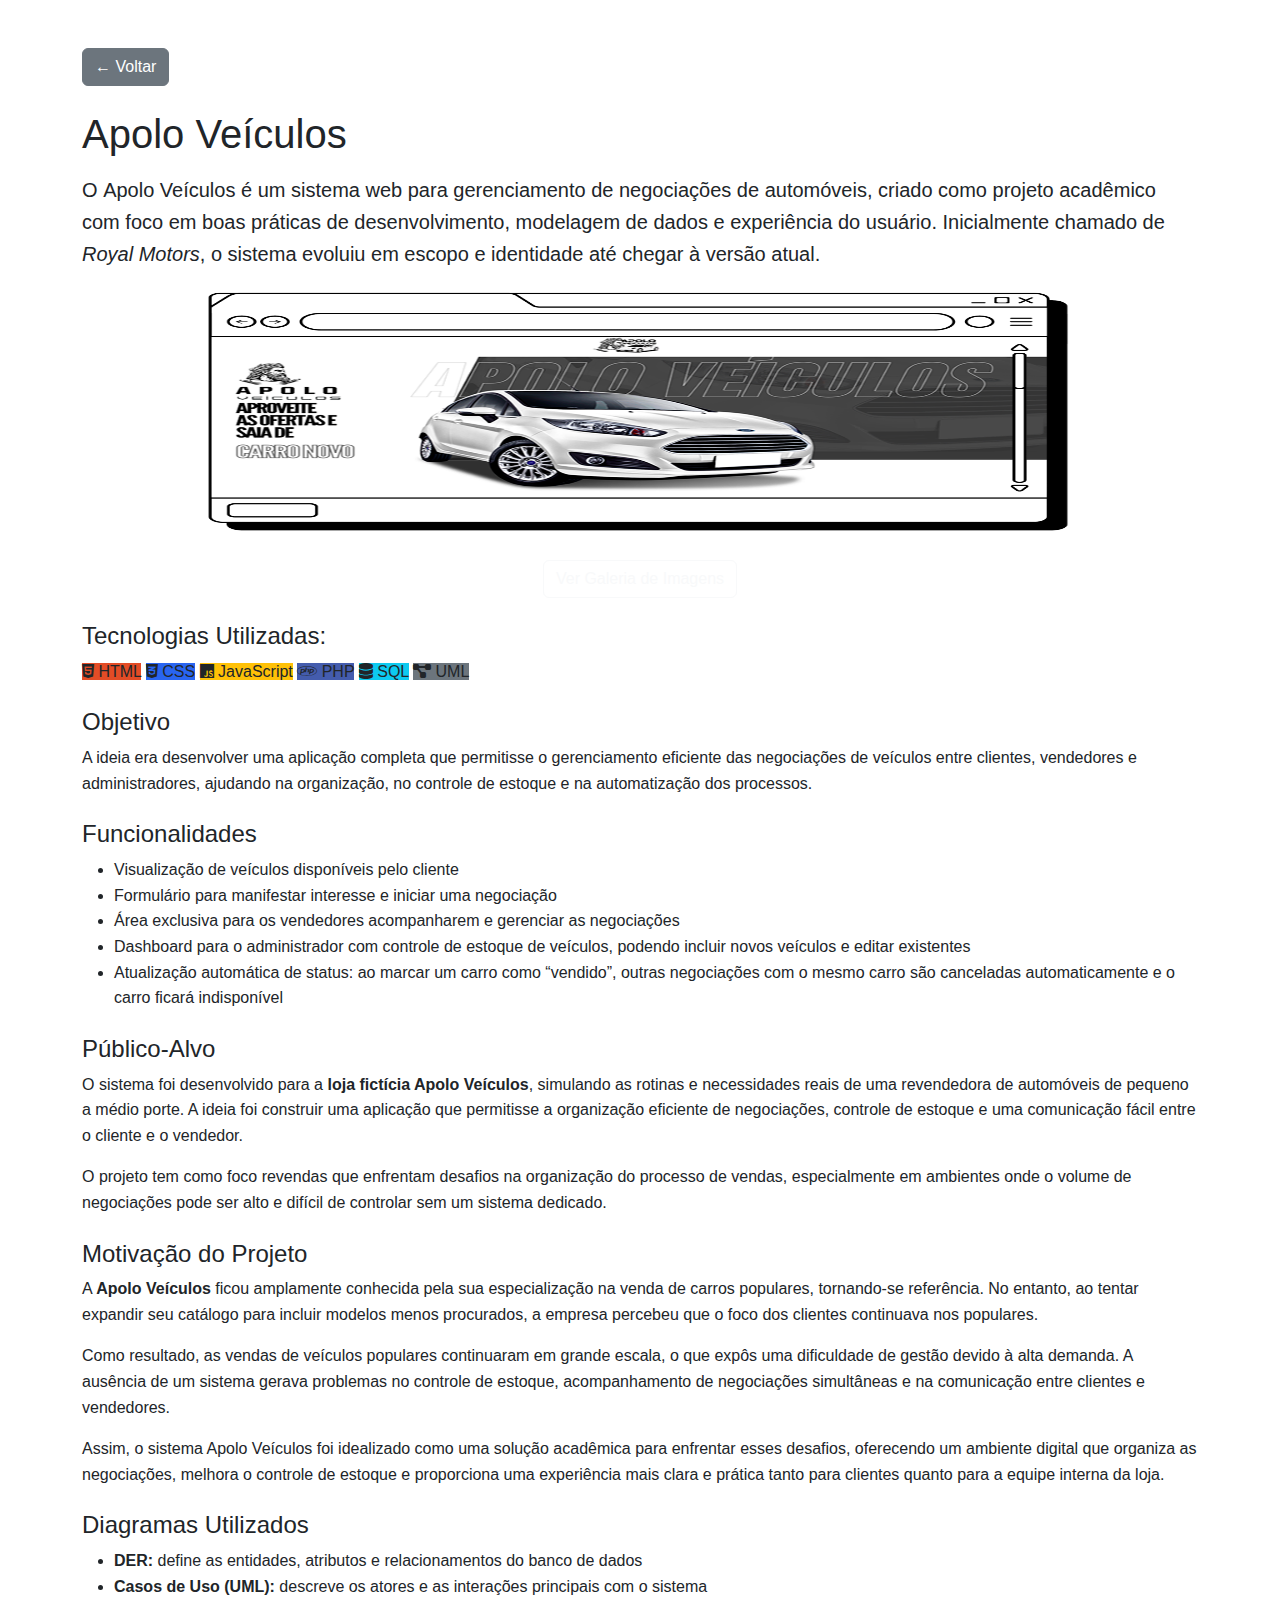
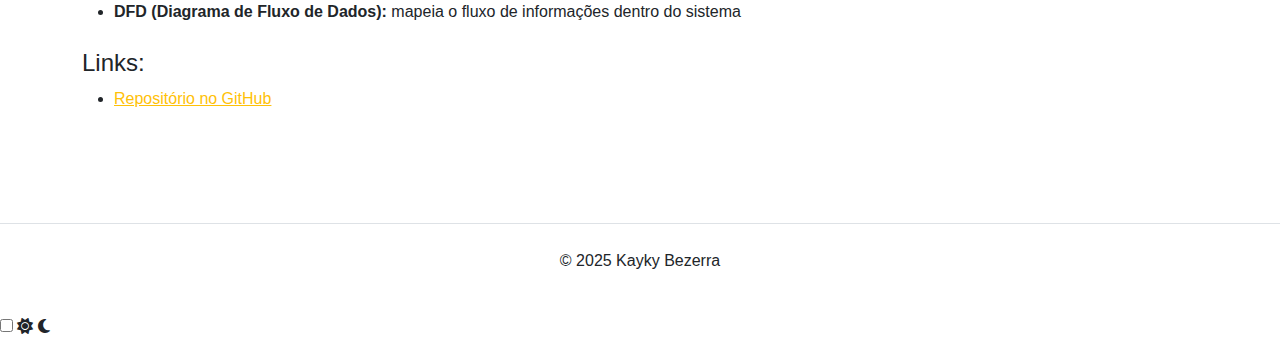
<file: projetos/projeto1.html>
<!DOCTYPE html>
<html lang="pt-br">
<head>
  <meta charset="UTF-8">
  <meta name="viewport" content="width=device-width, initial-scale=1.0">
  <title>Apolo Veículos - Kayky Bezerra</title>
  <link href="https://cdn.jsdelivr.net/npm/bootstrap@5.3.0/dist/css/bootstrap.min.css" rel="stylesheet">
  <link rel="stylesheet" href="../style/style.css">
  <link rel="stylesheet" href="https://cdnjs.cloudflare.com/ajax/libs/font-awesome/6.5.0/css/all.min.css">
  <script>
      // Aplicar o tema salvo o mais cedo possível
  if (localStorage.getItem('theme') === 'dark') {
    document.documentElement.classList.add('dark-mode');
  }
  </script>
    
</head>

<body>

  <div class="container py-5">
    <a href="../index.html" class="btn btn-secondary mb-4">&larr; Voltar</a>

    <h1 class="mb-3">Apolo Veículos</h1>
      <p class="lead">
        O <strong>Apolo Veículos</strong> é um sistema web para gerenciamento de negociações de automóveis, criado como projeto acadêmico com foco em boas práticas de desenvolvimento, modelagem de dados e experiência do usuário. Inicialmente chamado de <em>Royal Motors</em>, o sistema evoluiu em escopo e identidade até chegar à versão atual.
      </p>

      


    <div class="text-center">
      <img src="../imgs/apoloVeiculos.png" alt="Imagem do Projeto" class="img-fluid project-image mb-4 w-100" style="max-width: 900px;">
    </div>

    <!-- Botão para abrir galeria -->
    <div class="text-center mb-4">
      <button class="btn btn-outline-light" data-bs-toggle="modal" data-bs-target="#galeriaProjeto">Ver Galeria de Imagens</button>
    </div>

    <h4>Tecnologias Utilizadas:</h4>
    <div>
<span class="badge-tech" style="background-color: #e34c26;"><i class="fab fa-html5"></i> HTML</span>
      <span class="badge-tech" style="background-color: #2965f1;"><i class="fab fa-css3-alt"></i> CSS</span>
      <span class="badge-tech bg-warning text-dark"><i class="fab fa-js"></i> JavaScript</span>
      <span class="badge-tech bg-purple" style="background-color: #445cad;"><i class="fab fa-php"></i> PHP</span>
      <span class="badge-tech bg-info"><i class="fas fa-database"></i> SQL</span>
      <span class="badge-tech bg-secondary"><i class="fas fa-project-diagram"></i> UML</span>
    </div>
    <h4 class="mt-4">Objetivo</h4>
      <p>
        A ideia era desenvolver uma aplicação completa que permitisse o gerenciamento eficiente das negociações de veículos entre clientes, vendedores e administradores, ajudando na organização, no controle de estoque e na automatização dos processos.
      </p>

      <h4 class="mt-4">Funcionalidades</h4>
      <ul>
        <li>Visualização de veículos disponíveis pelo cliente</li>
        <li>Formulário para manifestar interesse e iniciar uma negociação</li>
        <li>Área exclusiva para os vendedores acompanharem e gerenciar as negociações</li>
        <li>Dashboard para o administrador com controle de estoque de veículos, podendo incluir novos veículos e editar existentes</li>
        <li>Atualização automática de status: ao marcar um carro como “vendido”, outras negociações com o mesmo carro são canceladas automaticamente e o carro ficará indisponível </li>
      </ul>

      <h4 class="mt-4">Público-Alvo</h4>
      <p>
        O sistema foi desenvolvido para a <strong>loja fictícia Apolo Veículos</strong>, simulando as rotinas e necessidades reais de uma revendedora de automóveis de pequeno a médio porte. A ideia foi construir uma aplicação que permitisse a organização eficiente de negociações, controle de estoque e uma comunicação fácil entre o cliente e o vendedor.
      </p>
      <p>
         O projeto tem como foco revendas que enfrentam desafios na organização do processo de vendas, especialmente em ambientes onde o volume de negociações pode ser alto e difícil de controlar sem um sistema dedicado.
      </p>

      <h4 class="mt-4">Motivação do Projeto</h4>
      <p>
        A <strong>Apolo Veículos</strong> ficou amplamente conhecida pela sua especialização na venda de carros populares, tornando-se referência. No entanto, ao tentar expandir seu catálogo para incluir modelos menos procurados, a empresa percebeu que o foco dos clientes continuava nos populares.
      </p>
      <p>
        Como resultado, as vendas de veículos populares continuaram em grande escala, o que expôs uma dificuldade de gestão devido à alta demanda. A ausência de um sistema gerava problemas no controle de estoque, acompanhamento de negociações simultâneas e na comunicação entre clientes e vendedores.
      </p>
      <p>
        Assim, o sistema Apolo Veículos foi idealizado como uma solução acadêmica para enfrentar esses desafios, oferecendo um ambiente digital que organiza as negociações, melhora o controle de estoque e proporciona uma experiência mais clara e prática tanto para clientes quanto para a equipe interna da loja.
      </p>

      <h4 class="mt-4">Diagramas Utilizados</h4>
      <ul>
        <li><strong>DER:</strong> define as entidades, atributos e relacionamentos do banco de dados</li>
        <li><strong>Casos de Uso (UML):</strong> descreve os atores e as interações principais com o sistema</li>
        <li><strong>DFD (Diagrama de Fluxo de Dados):</strong> mapeia o fluxo de informações dentro do sistema</li>
      </ul>

    <h4 class="mt-4">Links:</h4>
    <ul>
      <li><a href="https://github.com/kaykymnz/royalMotors" target="_blank" class="text-warning">Repositório no GitHub</a></li>
      <!-- <li><a href="https://projeto1-demo.netlify.app" target="_blank" class="text-warning">Demo ao vivo</a></li> -->
    </ul>
  </div>

  <!-- Modal com carrossel -->
  <div class="modal fade" id="galeriaProjeto" tabindex="-1" aria-labelledby="galeriaProjetoLabel" aria-hidden="true">
    <div class="modal-dialog modal-xl modal-dialog-centered">
      <div class="modal-content bg-dark text-white">
        <div class="modal-header border-0">
          <h5 class="modal-title" id="galeriaProjetoLabel">Galeria do Projeto</h5>
          <button type="button" class="btn-close btn-close-white" data-bs-dismiss="modal" aria-label="Fechar"></button>
        </div>
        <div class="modal-body">
          <div id="carouselGaleriaProjeto" class="carousel slide" data-bs-ride="carousel">
            <div class="carousel-inner">
              <div class="carousel-item active">
                <img src="../imgs/apoloVeiculos/img1.png" class="d-block w-100" alt="Imagem 1">
              </div>
              <div class="carousel-item">
                <img src="../imgs/apoloVeiculos/img2.png" class="d-block w-100" alt="Imagem 2">
              </div>
              <div class="carousel-item">
                <img src="../imgs/apoloVeiculos/img3.png" class="d-block w-100" alt="Imagem 3">
              </div>
              <div class="carousel-item">
                <img src="../imgs/apoloVeiculos/img4.png" class="d-block w-100" alt="Imagem 4">
              </div>
              <div class="carousel-item">
                <img src="../imgs/apoloVeiculos/img5.png" class="d-block w-100" alt="Imagem 5">
              </div>
              <div class="carousel-item">
                <img src="../imgs/apoloVeiculos/img6.png" class="d-block w-100" alt="Imagem 6">
              </div>
              <div class="carousel-item">
                <img src="../imgs/apoloVeiculos/img7.png" class="d-block w-100" alt="Imagem 7">
              </div>
              <div class="carousel-item">
                <img src="../imgs/apoloVeiculos/img8.png" class="d-block w-100" alt="Imagem 8">
              </div>
              <div class="carousel-item">
                <img src="../imgs/apoloVeiculos/img9.png" class="d-block w-100" alt="Imagem 9">
              </div>
              <div class="carousel-item">
                <img src="../imgs/apoloVeiculos/img10.png" class="d-block w-100" alt="Imagem 10">
              </div>
              <div class="carousel-item">
                <img src="../imgs/apoloVeiculos/img11.png" class="d-block w-100" alt="Imagem 11">
              </div>
              <div class="carousel-item">
                <img src="../imgs/apoloVeiculos/img12.png" class="d-block w-100" alt="Imagem 12">
              </div>
              <div class="carousel-item">
                <img src="../imgs/apoloVeiculos/img13.png" class="d-block w-100" alt="Imagem 13">
              </div>
              <div class="carousel-item">
                <img src="../imgs/apoloVeiculos/img14.png" class="d-block w-100" alt="Imagem 14">
              </div>
              <div class="carousel-item">
                <img src="../imgs/apoloVeiculos/img15.png" class="d-block w-100" alt="Imagem 15">
              </div>
              <div class="carousel-item">
                <img src="../imgs/apoloVeiculos/img16.png" class="d-block w-100" alt="Imagem 16">
              </div>
              <div class="carousel-item">
                <img src="../imgs/apoloVeiculos/img17.png" class="d-block w-100" alt="Imagem 17">
              </div>
              <div class="carousel-item">
                <img src="../imgs/apoloVeiculos/img18.png" class="d-block w-100" alt="Imagem 18">
              </div>
            </div>
            <button class="carousel-control-prev" type="button" data-bs-target="#carouselGaleriaProjeto" data-bs-slide="prev">
              <span class="carousel-control-prev-icon"></span>
              <span class="visually-hidden">Anterior</span>
            </button>
            <button class="carousel-control-next" type="button" data-bs-target="#carouselGaleriaProjeto" data-bs-slide="next">
              <span class="carousel-control-next-icon"></span>
              <span class="visually-hidden">Próximo</span>
            </button>
          </div>
        </div>
      </div>
    </div>
  </div>

  <footer class="text-center p-4 mt-5 border-top">
    <p>&copy; 2025 Kayky Bezerra</p>
  </footer>

  <div class="theme-toggle-container">
  <input type="checkbox" id="themeToggle" onclick="toggleTheme()">
  <label for="themeToggle" class="theme-toggle-label">
    <i class="fas fa-sun"></i>
    <i class="fas fa-moon"></i>
    <span class="ball"></span>
  </label>
</div>
  <script src="https://cdn.jsdelivr.net/npm/bootstrap@5.3.0/dist/js/bootstrap.bundle.min.js"></script>
  <script src="../scripts/modoEscuro.js"></script>
</body>
</html>
</file>
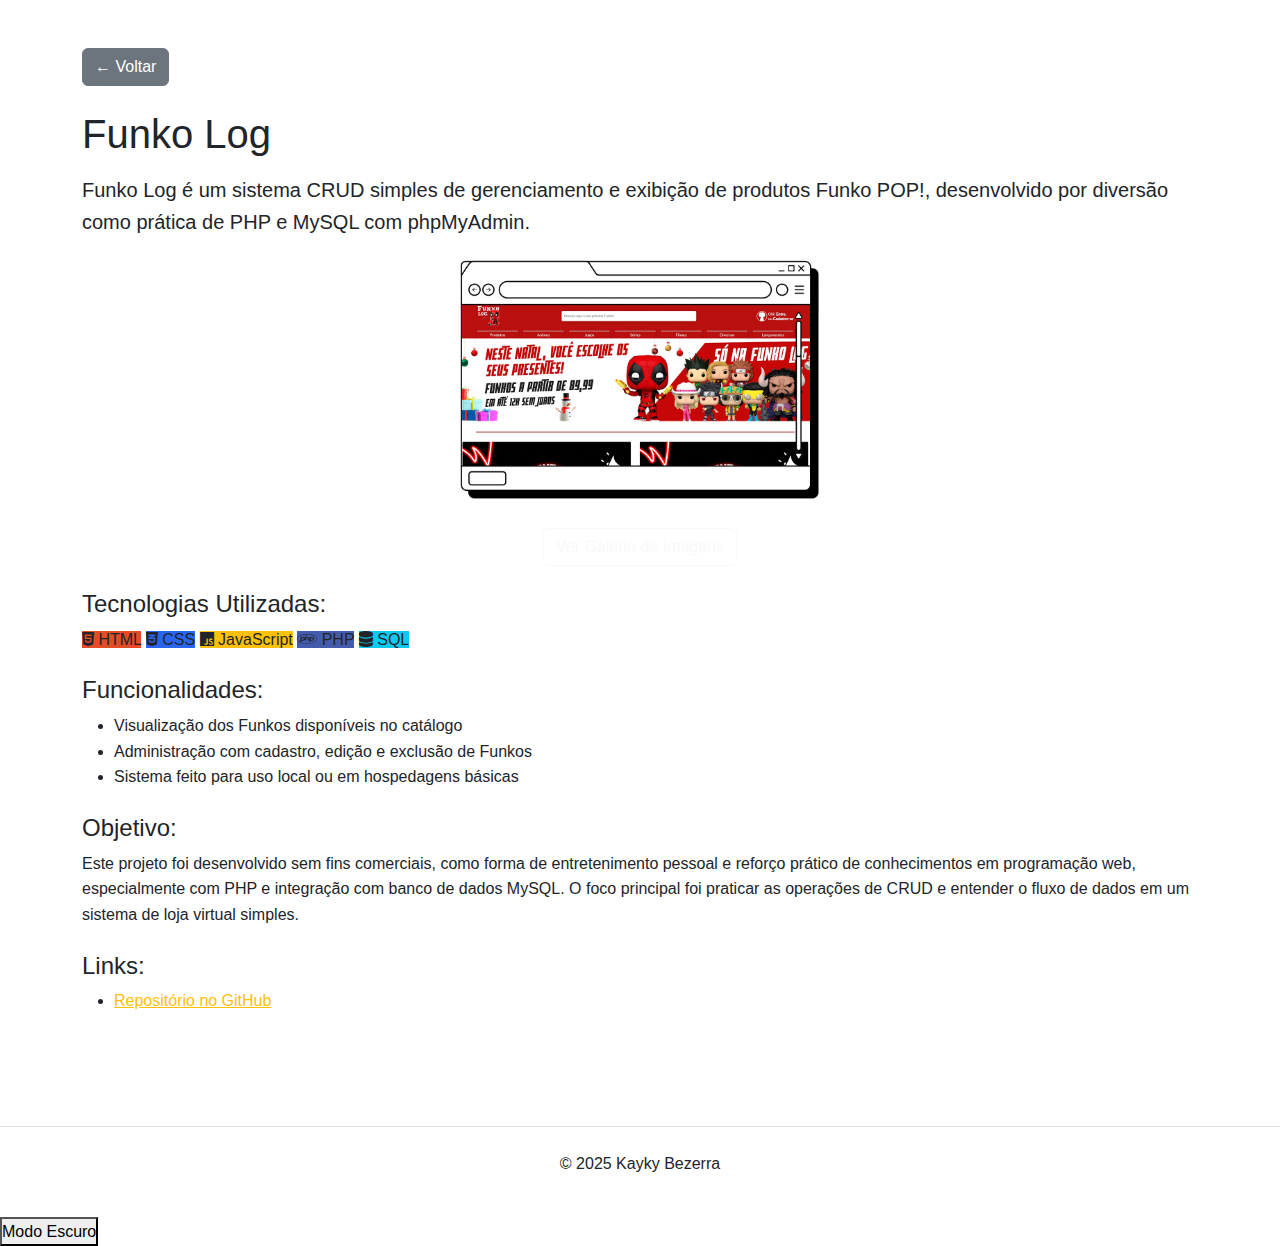
<file: projetos/projeto2.html>
<!DOCTYPE html>
<html lang="pt-br">
<head>
  <meta charset="UTF-8">
  <meta name="viewport" content="width=device-width, initial-scale=1.0">
  <title>Funko Log - Kayky Bezerra</title>
  <link href="https://cdn.jsdelivr.net/npm/bootstrap@5.3.0/dist/css/bootstrap.min.css" rel="stylesheet">
    <link rel="stylesheet" href="../style/style.css">
  <link rel="stylesheet" href="https://cdnjs.cloudflare.com/ajax/libs/font-awesome/6.5.0/css/all.min.css">
  <script>
      // Aplicar o tema salvo o mais cedo possível
  if (localStorage.getItem('theme') === 'dark') {
    document.documentElement.classList.add('dark-mode');
  }
  </script>
</head>

<body>

  <div class="container py-5">
    <a href="../index.html" class="btn btn-secondary mb-4">&larr; Voltar</a>

    <h1 class="mb-3">Funko Log</h1>
    <p class="lead">Funko Log é um sistema CRUD simples de gerenciamento e exibição de produtos Funko POP!, desenvolvido por diversão como prática de PHP e MySQL com phpMyAdmin.</p>
    <div class="text-center">
        <img src="../imgs/funkoLog.png" alt="Imagem do Projeto" class="img-fluid project-image mb-4">
    </div>
    <!-- Botão para abrir galeria -->
    <div class="text-center mb-4">
      <button class="btn btn-outline-light" data-bs-toggle="modal" data-bs-target="#galeriaProjeto">Ver Galeria de Imagens</button>
    </div>

    <h4>Tecnologias Utilizadas:</h4>
    <div>
<span class="badge-tech" style="background-color: #e34c26;"><i class="fab fa-html5"></i> HTML</span>
      <span class="badge-tech" style="background-color: #2965f1;"><i class="fab fa-css3-alt"></i> CSS</span>
      <span class="badge-tech bg-warning text-dark"><i class="fab fa-js"></i> JavaScript</span>
      <span class="badge-tech bg-purple" style="background-color: #445cad;"><i class="fab fa-php"></i> PHP</span>
      <span class="badge-tech bg-info"><i class="fas fa-database"></i> SQL</span>

    </div>
      <h4 class="mt-4">Funcionalidades:</h4>
      <ul>
        <li>Visualização dos Funkos disponíveis no catálogo</li>
        <li>Administração com cadastro, edição e exclusão de Funkos</li>
        <li>Sistema feito para uso local ou em hospedagens básicas</li>
      </ul>

      <h4 class="mt-4">Objetivo:</h4>
      <p>
        Este projeto foi desenvolvido sem fins comerciais, como forma de entretenimento pessoal e reforço prático de conhecimentos em programação web, especialmente com PHP e integração com banco de dados MySQL. O foco principal foi praticar as operações de CRUD e entender o fluxo de dados em um sistema de loja virtual simples.
      </p>

    <h4 class="mt-4">Links:</h4>
    <ul>
      <li><a href="https://github.com/kaykymnz/funkoSite1" target="_blank" class="text-warning">Repositório no GitHub</a></li>
      <!-- <li><a href="https://projeto1-demo.netlify.app" target="_blank" class="text-warning">Demo ao vivo</a></li> -->
    </ul>
  </div>

  <!-- Modal com carrossel -->
  <div class="modal fade" id="galeriaProjeto" tabindex="-1" aria-labelledby="galeriaProjetoLabel" aria-hidden="true">
    <div class="modal-dialog modal-xl modal-dialog-centered">
      <div class="modal-content bg-dark text-white">
        <div class="modal-header border-0">
          <h5 class="modal-title" id="galeriaProjetoLabel">Galeria do Projeto</h5>
          <button type="button" class="btn-close btn-close-white" data-bs-dismiss="modal" aria-label="Fechar"></button>
        </div>
        <div class="modal-body">
          <div id="carouselGaleriaProjeto" class="carousel slide" data-bs-ride="carousel">
            <div class="carousel-inner">
              <div class="carousel-item active">
                <img src="../imgs/funkoLog/img1.png" class="d-block w-100" alt="Imagem 1">
              </div>
              <div class="carousel-item">
                <img src="../imgs/funkoLog/img2.png" class="d-block w-100" alt="Imagem 2">
              </div>
              <div class="carousel-item">
                <img src="../imgs/funkoLog/img3.png" class="d-block w-100" alt="Imagem 3">
              </div>
              <div class="carousel-item">
                <img src="../imgs/funkoLog/img4.png" class="d-block w-100" alt="Imagem 4">
              </div>
              <div class="carousel-item">
                <img src="../imgs/funkoLog/img5.png" class="d-block w-100" alt="Imagem 5">
              </div>

            <button class="carousel-control-prev" type="button" data-bs-target="#carouselGaleriaProjeto" data-bs-slide="prev">
              <span class="carousel-control-prev-icon"></span>
              <span class="visually-hidden">Anterior</span>
            </button>
            <button class="carousel-control-next" type="button" data-bs-target="#carouselGaleriaProjeto" data-bs-slide="next">
              <span class="carousel-control-next-icon"></span>
              <span class="visually-hidden">Próximo</span>
            </button>
          </div>
        </div>
      </div>
    </div>
  </div>
</div>

  <footer class="text-center p-4 mt-5 border-top">
    <p>&copy; 2025 Kayky Bezerra</p>
  </footer>

    <button class="theme-toggle" onclick="toggleTheme()">Modo Escuro</button>
  <script src="https://cdn.jsdelivr.net/npm/bootstrap@5.3.0/dist/js/bootstrap.bundle.min.js"></script>
  <script src="../scripts/modoEscuro.js"></script>
</body>
</html>
</file>
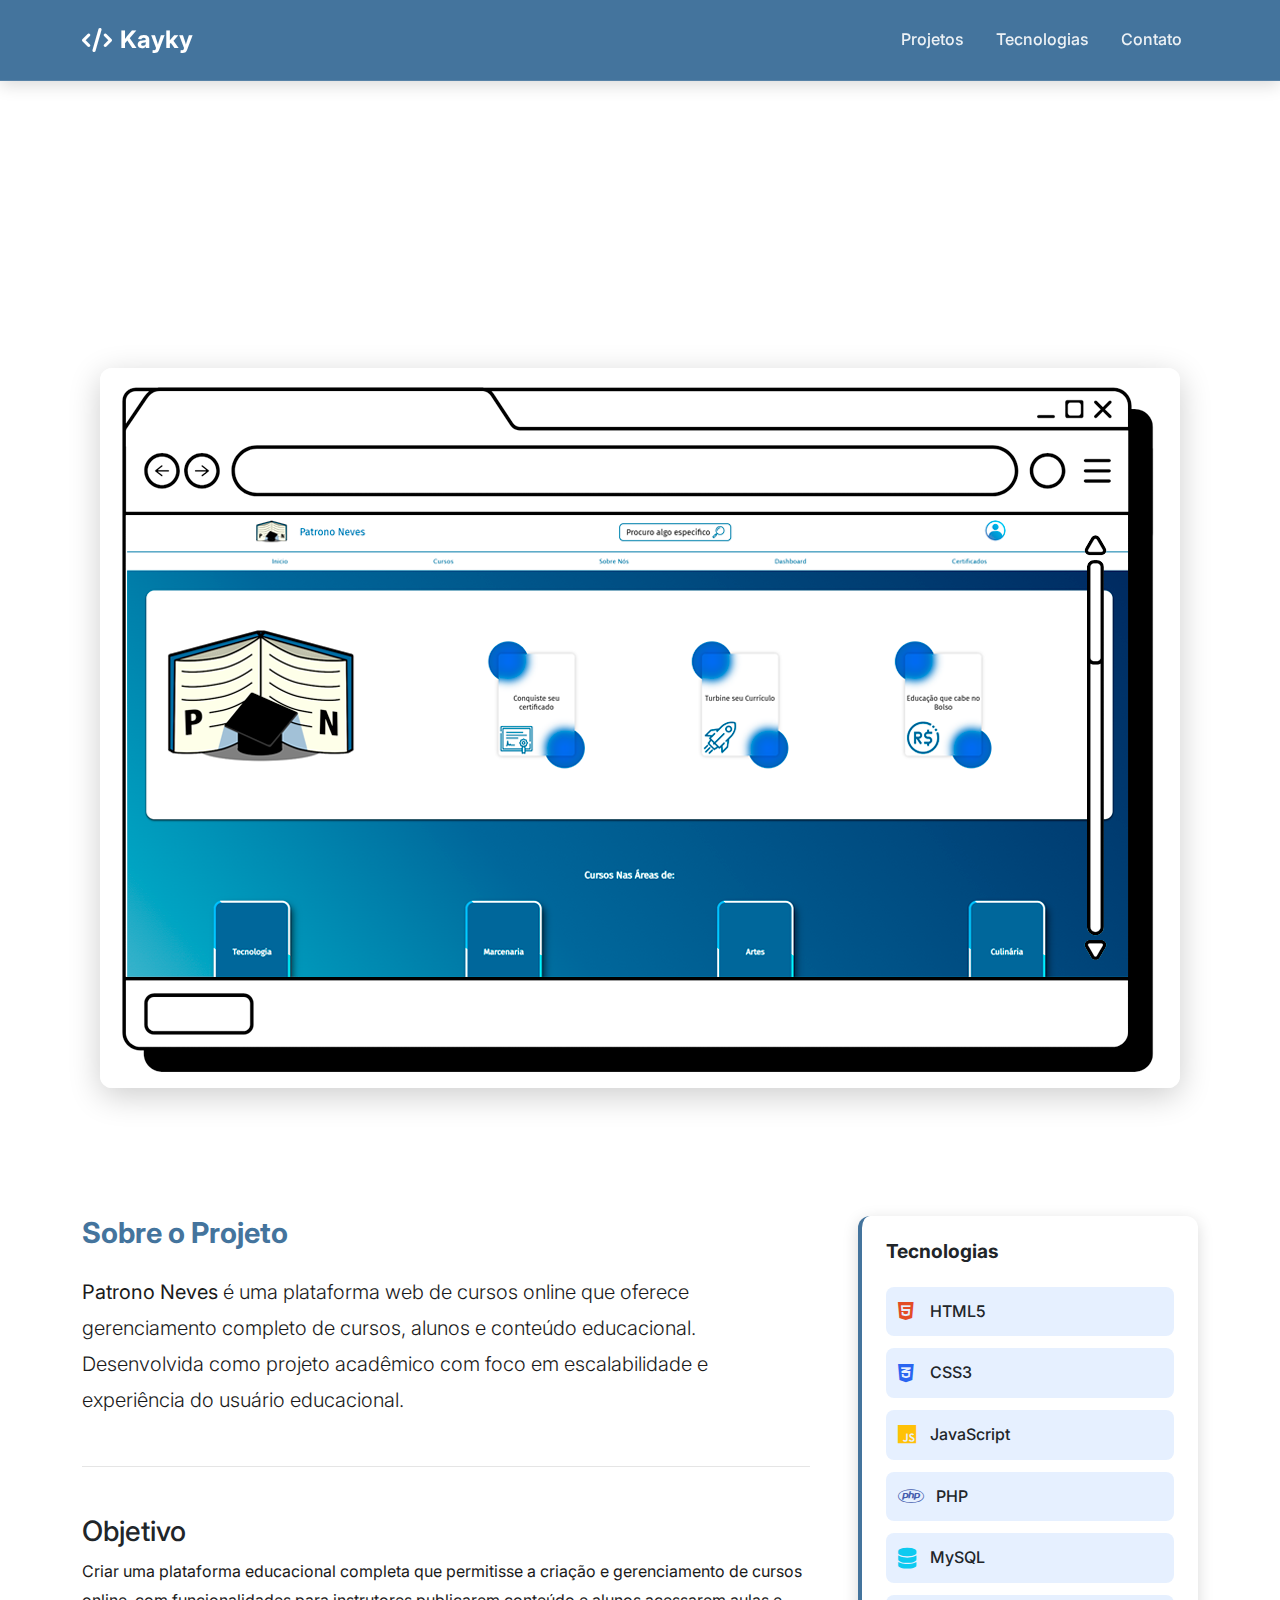
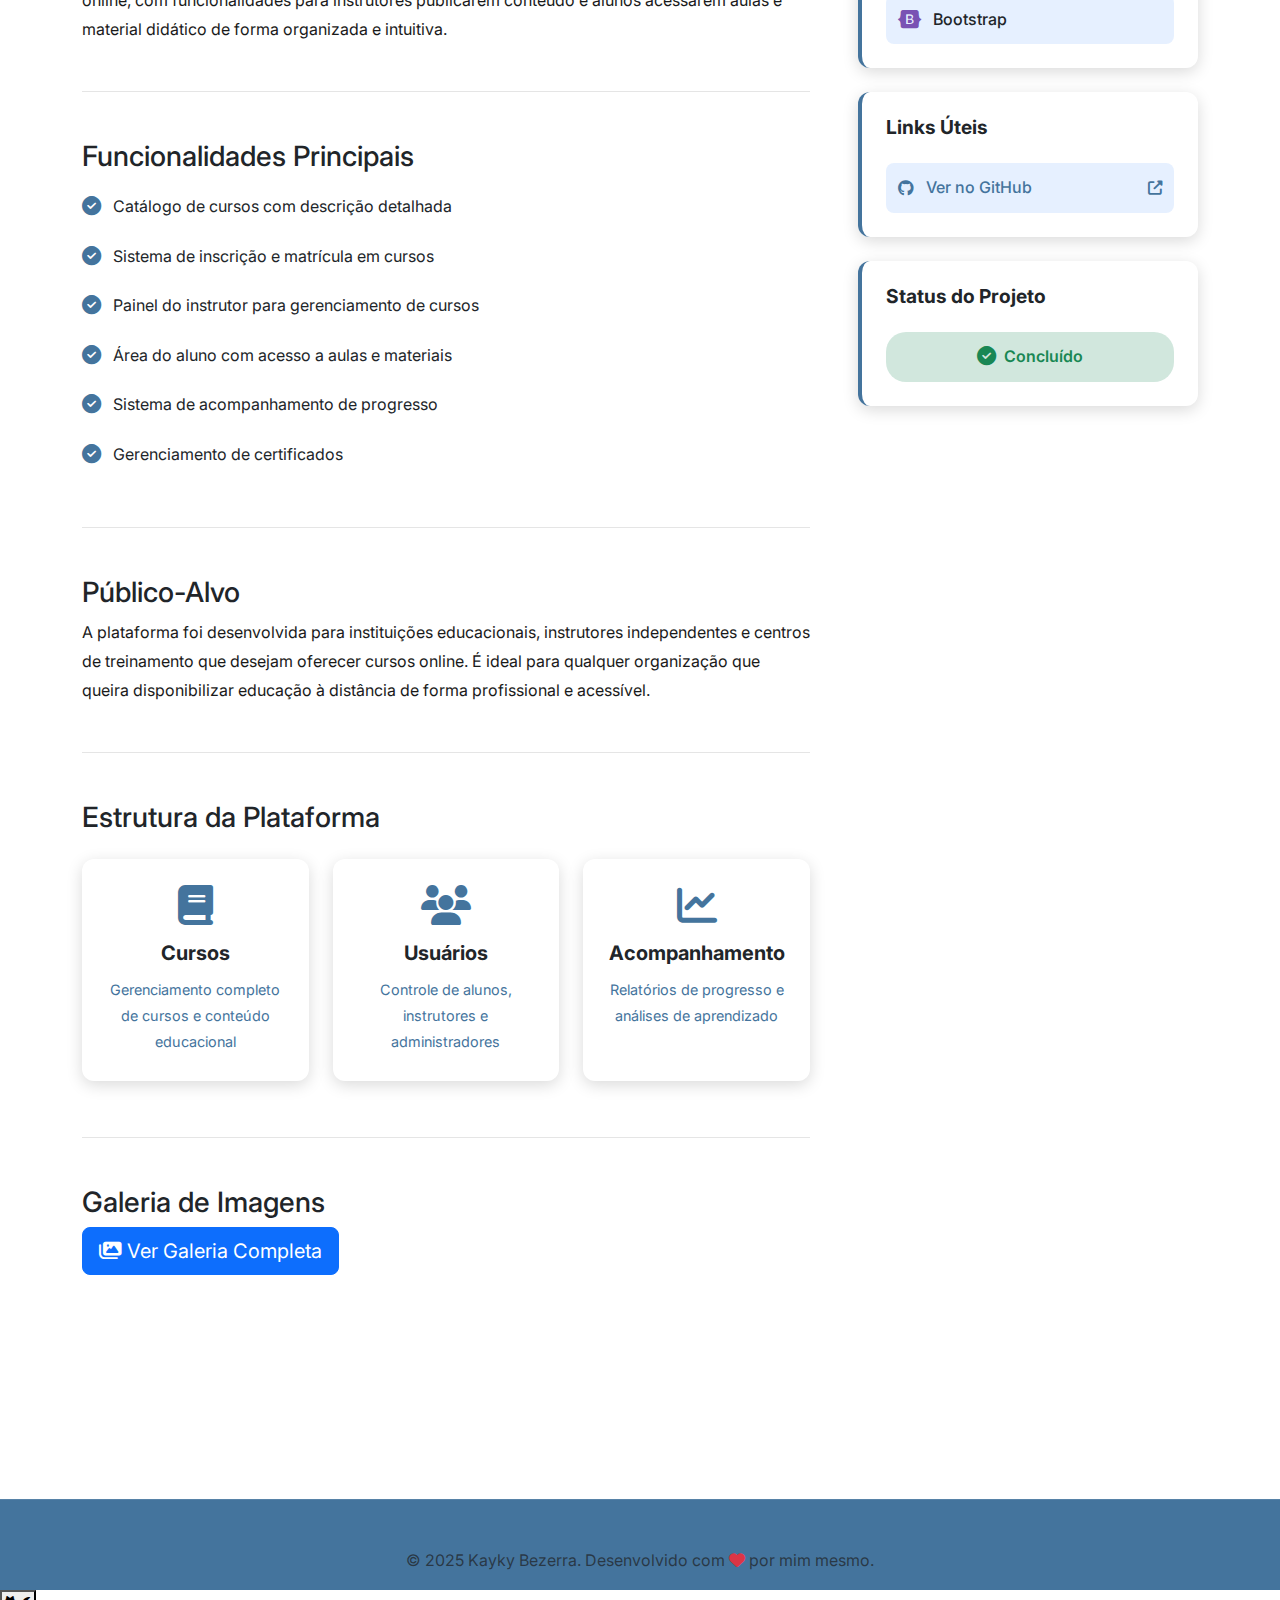
<file: projetos/projeto3.html>
<!DOCTYPE html>
<html lang="pt-br">
<head>
  <meta charset="UTF-8">
  <meta name="viewport" content="width=device-width, initial-scale=1.0">
  <title>Patrono Neves - Kayky Bezerra</title>
  <link href="https://cdn.jsdelivr.net/npm/bootstrap@5.3.0/dist/css/bootstrap.min.css" rel="stylesheet">
  <link rel="stylesheet" href="../style/style.css">
  <link rel="stylesheet" href="https://cdnjs.cloudflare.com/ajax/libs/font-awesome/6.5.0/css/all.min.css">
  <link href="https://fonts.googleapis.com/css2?family=Inter:wght@300;400;500;600;700&family=JetBrains+Mono:wght@400;600&display=swap" rel="stylesheet">
  <script>
    if (localStorage.getItem('theme') === 'dark') {
      document.documentElement.setAttribute('data-bs-theme', 'dark');
    }
  </script>
</head>

<body>

  <!-- Navigation -->
  <nav class="navbar navbar-expand-lg navbar-dark sticky-top">
    <div class="container">
      <a class="navbar-brand fw-bold" href="../index.html">
        <i class="fas fa-code"></i> Kayky
      </a>
      <button class="navbar-toggler" type="button" data-bs-toggle="collapse" data-bs-target="#navbarNav">
        <span class="navbar-toggler-icon"></span>
      </button>
      <div class="collapse navbar-collapse" id="navbarNav">
        <ul class="navbar-nav ms-auto">
          <li class="nav-item"><a class="nav-link" href="../index.html#projetos">Projetos</a></li>
          <li class="nav-item"><a class="nav-link" href="../index.html#tecnologias">Tecnologias</a></li>
          <li class="nav-item"><a class="nav-link" href="../index.html#contato">Contato</a></li>
        </ul>
      </div>
    </div>
  </nav>

  <!-- Projeto Hero -->
  <section class="project-hero">
    <div class="container">
      <div class="breadcrumb-custom mb-4">
        <a href="../index.html" class="text-white text-decoration-none">
          <i class="fas fa-arrow-left"></i> Voltar aos Projetos
        </a>
      </div>
      
      <h1 class="display-3 fw-bold mb-3">Patrono Neves</h1>
      <p class="lead text-white">Plataforma web de cursos online com gerenciamento completo</p>
      
      <div class="text-center mt-5">
        <img src="../imgs/patronoNeves.png" alt="Patrono Neves" class="img-fluid project-main-image">
      </div>
    </div>
  </section>

  <!-- Conteúdo do Projeto -->
  <section class="project-content">
    <div class="container">
      <div class="row g-5">
        <!-- Conteúdo Principal -->
        <div class="col-lg-8">
          <!-- Descrição -->
          <div class="content-section">
            <h2 class="section-title-project">Sobre o Projeto</h2>
            <p class="lead">
              <strong>Patrono Neves</strong> é uma plataforma web de cursos online que oferece gerenciamento completo de cursos, alunos e conteúdo educacional. Desenvolvida como projeto acadêmico com foco em escalabilidade e experiência do usuário educacional.
            </p>
          </div>

          <!-- Objetivo -->
          <div class="content-section">
            <h3>Objetivo</h3>
            <p>
              Criar uma plataforma educacional completa que permitisse a criação e gerenciamento de cursos online, com funcionalidades para instrutores publicarem conteúdo e alunos acessarem aulas e material didático de forma organizada e intuitiva.
            </p>
          </div>

          <!-- Funcionalidades -->
          <div class="content-section">
            <h3>Funcionalidades Principais</h3>
            <ul class="feature-list">
              <li><i class="fas fa-check-circle"></i> Catálogo de cursos com descrição detalhada</li>
              <li><i class="fas fa-check-circle"></i> Sistema de inscrição e matrícula em cursos</li>
              <li><i class="fas fa-check-circle"></i> Painel do instrutor para gerenciamento de cursos</li>
              <li><i class="fas fa-check-circle"></i> Área do aluno com acesso a aulas e materiais</li>
              <li><i class="fas fa-check-circle"></i> Sistema de acompanhamento de progresso</li>
              <li><i class="fas fa-check-circle"></i> Gerenciamento de certificados</li>
            </ul>
          </div>

          <!-- Público-Alvo -->
          <div class="content-section">
            <h3>Público-Alvo</h3>
            <p>
              A plataforma foi desenvolvida para instituições educacionais, instrutores independentes e centros de treinamento que desejam oferecer cursos online. É ideal para qualquer organização que queira disponibilizar educação à distância de forma profissional e acessível.
            </p>
          </div>

          <!-- Estrutura -->
          <div class="content-section">
            <h3>Estrutura da Plataforma</h3>
            <div class="diagrams-grid">
              <div class="diagram-card">
                <i class="fas fa-book"></i>
                <h5>Cursos</h5>
                <p>Gerenciamento completo de cursos e conteúdo educacional</p>
              </div>
              <div class="diagram-card">
                <i class="fas fa-users"></i>
                <h5>Usuários</h5>
                <p>Controle de alunos, instrutores e administradores</p>
              </div>
              <div class="diagram-card">
                <i class="fas fa-chart-line"></i>
                <h5>Acompanhamento</h5>
                <p>Relatórios de progresso e análises de aprendizado</p>
              </div>
            </div>
          </div>

          <!-- Galeria -->
          <div class="content-section">
            <h3>Galeria de Imagens</h3>
            <button class="btn btn-primary btn-lg" data-bs-toggle="modal" data-bs-target="#galeriaProjeto">
              <i class="fas fa-images"></i> Ver Galeria Completa
            </button>
          </div>
        </div>

        <!-- Sidebar -->
        <div class="col-lg-4">
          <!-- Card de Tecnologias -->
          <div class="sidebar-card">
            <h3 class="card-title">Tecnologias</h3>
            <div class="tech-list-vertical">
              <span class="tech-item"><i class="fab fa-html5" style="color: #e34c26;"></i> HTML5</span>
              <span class="tech-item"><i class="fab fa-css3-alt" style="color: #2965f1;"></i> CSS3</span>
              <span class="tech-item"><i class="fab fa-js" style="color: #ffc107;"></i> JavaScript</span>
              <span class="tech-item"><i class="fab fa-php" style="color: #445cad;"></i> PHP</span>
              <span class="tech-item"><i class="fas fa-database" style="color: #0dcaf0;"></i> MySQL</span>
              <span class="tech-item"><i class="fab fa-bootstrap" style="color: #7952b3;"></i> Bootstrap</span>
            </div>
          </div>

          <!-- Card de Links -->
          <div class="sidebar-card">
            <h3 class="card-title">Links Úteis</h3>
            <div class="links-list">
              <a href="https://github.com/kaykymnz" target="_blank" class="link-item">
                <i class="fab fa-github"></i> Ver no GitHub
                <i class="fas fa-external-link-alt"></i>
              </a>
            </div>
          </div>

          <!-- Card de Status -->
          <div class="sidebar-card">
            <h3 class="card-title">Status do Projeto</h3>
            <div class="status-badge completed">
              <i class="fas fa-check-circle"></i> Concluído
            </div>
          </div>
        </div>
      </div>
    </div>
  </section>

  <!-- Modal Galeria -->
  <div class="modal fade" id="galeriaProjeto" tabindex="-1" aria-hidden="true">
    <div class="modal-dialog modal-xl modal-dialog-centered">
      <div class="modal-content">
        <div class="modal-header">
          <h5 class="modal-title">Galeria do Projeto</h5>
          <button type="button" class="btn-close" data-bs-dismiss="modal"></button>
        </div>
        <div class="modal-body">
          <div id="carouselGaleriaProjeto" class="carousel slide" data-bs-ride="carousel">
            <div class="carousel-inner">
              <div class="carousel-item active">
                <img src="../imgs/patronoNeves/img1.png" class="d-block w-100" alt="Imagem 1">
              </div>
              <div class="carousel-item">
                <img src="../imgs/patronoNeves/img2.png" class="d-block w-100" alt="Imagem 2">
              </div>
              <div class="carousel-item">
                <img src="../imgs/patronoNeves/img3.png" class="d-block w-100" alt="Imagem 3">
              </div>
              <div class="carousel-item">
                <img src="../imgs/patronoNeves/img4.png" class="d-block w-100" alt="Imagem 4">
              </div>
              <div class="carousel-item">
                <img src="../imgs/patronoNeves/img5.png" class="d-block w-100" alt="Imagem 5">
              </div>
            </div>
            <button class="carousel-control-prev" type="button" data-bs-target="#carouselGaleriaProjeto" data-bs-slide="prev">
              <span class="carousel-control-prev-icon"></span>
            </button>
            <button class="carousel-control-next" type="button" data-bs-target="#carouselGaleriaProjeto" data-bs-slide="next">
              <span class="carousel-control-next-icon"></span>
            </button>
          </div>
        </div>
      </div>
    </div>
  </div>

  <!-- Footer -->
  <footer class="footer">
    <div class="container">
      <div class="text-center">
        <p class="text-muted mb-0">&copy; 2025 Kayky Bezerra. Desenvolvido com <i class="fas fa-heart text-danger"></i> por mim mesmo.</p>
      </div>
    </div>
  </footer>

  <!-- Theme Toggle -->
  <div class="theme-toggle-btn">
    <button id="themeToggleBtn" class="btn-theme-toggle" title="Alternar tema">
      <i class="fas fa-sun"></i>
      <i class="fas fa-moon"></i>
    </button>
  </div>

  <script src="https://cdn.jsdelivr.net/npm/bootstrap@5.3.0/dist/js/bootstrap.bundle.min.js"></script>
  <script src="../scripts/modoEscuro.js"></script>
</body>
</html>
</file>
<file: styles/style.css>
* {
  margin: 0;
  padding: 0;
  box-sizing: border-box;
  font-family: Arial, sans-serif;
}

html {
  scroll-behavior: smooth;
  background: #e5e5e5;
}

body {
  height: auto;
  min-height: 100vh;
  display: block;
  overflow-x: hidden;
  background: #e5e5e5;
}

/* CONTAINER PRINCIPAL */
.container {
  width: 100vw;
  height: 70vh;
  margin-top: 8vw;
  position: relative;
  border-radius: 10px;
  overflow: visible;
  display: flex;
  justify-content: center;
}

.left {
  width: 90%;
  height: 100%;
  background: #d71920;
  border-radius: 10px;
  padding: 3% 4%;
  position: relative;
  transform: translateX(-100%);
  opacity: 0;
  animation: bgAnim 1s ease forwards;
  display: flex;
  flex-direction: column;
  justify-content: space-between;
  overflow: hidden;
}

.code-decoration {
  position: absolute;
  right: 2%;
  top: 50%;
  transform: translateY(-50%);
  font-size: 40vw;
  font-weight: 900;
  font-family: Arial, sans-serif;
  line-height: 0;
  letter-spacing: -5.5vw;
  pointer-events: none;
  z-index: 0;
  color: #00000092;
}

.content-top {
  position: relative;
  z-index: 1;
}

.text {
  color: white;
  transform: translateY(-50px);
  opacity: 0;
  animation: textAnim 1s ease forwards;
  animation-delay: 0.5s;
}

.text h1 { font-size: 4.5vw; letter-spacing: 0.1vw; margin-bottom: 0.5vh; }
.text h2 { font-size: 1.8vw; color: black; font-weight: 800; }

.techs {
  display: flex;
  gap: 0.8vw;
  flex-wrap: wrap;
  margin-top: 2vh;
  transform: translateY(50px);
  opacity: 0;
  animation: techAnim 1s ease forwards;
  animation-delay: 0.7s;
}

.tech {
  background: transparent;
  color: white;
  padding: 0.4vw 1.2vw;
  border-radius: 20px;
  font-size: 0.9vw;
  border: 1px solid rgba(255, 255, 255, 0.4);
}

.action-links {
  display: flex;
  gap: 1vw;
  position: relative;
  z-index: 1;
  transform: translateY(50px);
  opacity: 0;
  animation: techAnim 1s ease forwards;
  animation-delay: 0.9s;
}

.link-btn {
  background: transparent;
  color: white;
  text-decoration: none;
  padding: 0.8vw 1.5vw;
  border-radius: 5px;
  border: 1px solid white;
  font-weight: bold;
  font-size: 0.9vw;
  transition: all 0.3s ease;
  cursor: pointer;
}

.link-btn:hover {
  background: white;
  color: #d71920;
}

.character {
  position: absolute;
  right: 2%;
  bottom: 0;
  height: 125%;
  transform: translateX(100%);
  opacity: 0;
  animation: charAnim 1s ease forwards;
  animation-delay: 0.8s;
  pointer-events: none;
  z-index: 2;
}

/* SEÇÃO DE PROJETOS */
#projetos-secao {
  position: relative;
  width: 100%;
  display: flex;
  flex-direction: column;
  align-items: center;
  padding: 8vh 0;
  gap: 4vh;
  margin-top: -8vh;
}

#projetos-titulo h2 {
  font-size: 2vw;
  letter-spacing: 0.2vw;
  color: black;
  font-weight: bold;
}

.projetos-container {
  width: 90vw;
  background: white;
  border-radius: 10px;
  padding: 3vw;
  position: relative;
  z-index: 1;
  box-shadow: 0 4px 10px rgba(0,0,0,0.1);
}

.character-joinha {
  position: absolute;
  top: -7.4vw;
  width: 15vw;
  z-index: 2;
  pointer-events: none;
}

.projetos-grid {
  display: flex;
  gap: 2vw;
}

.projeto-card {
  flex: 1;
  display: flex;
  flex-direction: column;
  gap: 1vh;
}

.projeto-browser {
  height: 25vh;
  border: 1px solid #ccc;
  border-radius: 5px 5px 0 0;
  background: #eee;
  position: relative;
  overflow: hidden;
}

.browser-bar {
  height: 3vh;
  background: #f0f0f0;
  border-bottom: 1px solid #ccc;
  display: flex;
  align-items: center;
  padding: 0 0.5vw;
  gap: 1vw;
}

.controls {
  display: flex;
  gap: 0.3vw;
}

.controls span {
  width: 0.6vw;
  height: 0.6vw;
  border-radius: 50%;
}

.red { background: #ff5f57; }
.yellow { background: #ffbd2e; }
.green { background: #28ca41; }

.projeto-browser img {
  width: 100%;
  height: calc(100% - 3vh);
  object-fit: cover;
  display: block;
}

.projeto-info {
  padding: 1vw 0;
  display: flex;
  flex-direction: column;
  gap: 0.5vh;
}

.projeto-info h4 { font-size: 1.2vw; font-weight: bold; }
.projeto-info p { font-size: 0.9vw; color: #666; }

.projeto-tags {
  display: flex;
  gap: 0.5vw;
  margin-top: 1vh;
}

.tag {
  background: #a91319;
  color: white;
  padding: 0.3vw 0.8vw;
  border-radius: 5px;
  font-size: 0.8vw;
  font-weight: bold;
}

/* SEÇÃO SOBRE */
#sobre-secao {
  width: 100%;
  padding: 12vh 0;
  display: flex;
  justify-content: center;
}

.sobre-container {
  width: 90vw;
  height: 60vh;
  background: #efefef;
  border-radius: 10px;
  position: relative;
  overflow: hidden;
}

.sobre-personagem {
  position: absolute;
  left: 50%;
  bottom: 0;
  transform: translateX(-50%);
  width: 26vw;
  z-index: 2;
  pointer-events: none;
}

.sobre-coluna {
  position: absolute;
  top: 50%;
  width: 28%;
  transform: translate(-50%, -50%);
  opacity: 0;
  transition: all 1.2s ease;
  z-index: 1;
  display: flex;
  flex-direction: column;
  gap: 1vh;
}

.esquerda { left: 50%; }
.direita { left: 50%; }

.sobre-coluna h2 {
  font-size: 2.5vw;
  letter-spacing: 0.2vw;
}

.sobre-coluna p {
  font-size: 1vw;
  color: #333;
}

.linha {
  width: 100%;
  height: 3px;
  background: black;
  margin: 1vh 0 2vh 0;
}

#sobre-secao.animar .esquerda {
  left: 5%;
  transform: translateY(-50%);
  opacity: 1;
}

#sobre-secao.animar .direita {
  left: 95%;
  transform: translate(-100%, -50%);
  opacity: 1;
}

/* --- SESSÃO DE CONTATO --- */
#contato-secao {
  padding: 80px 20px;
  background-color: #ebebeb;
  text-align: center;
}

.contato-header h2 {
  font-size: 1.5vw;
  color: #000;
  letter-spacing: 2px;
  margin-bottom: 55px;
}

.contato-header p {
  color: #555;
  font-size: 1.1rem;
  margin-bottom: 40px;
}

.contato-grid {
  display: flex;
  flex-wrap: wrap;
  gap: 20px;
  justify-content: center;
  max-width: 1100px;
  margin: 0 auto;
}

.contato-card {
  background-color: #fff;
  border: 2px solid transparent;
  border-radius: 12px;
  padding: 30px 20px;
  width: calc(25% - 20px);
  min-width: 220px;
  text-decoration: none;
  color: #333;
  box-shadow: 0 4px 10px rgba(0,0,0,0.05);
  transition: transform 0.3s ease, border-color 0.3s ease, box-shadow 0.3s ease;
  display: flex;
  flex-direction: column;
  align-items: center;
}

.contato-card:hover {
  transform: translateY(-8px);
  border-color: #d3222a;
  box-shadow: 0 8px 20px rgba(211, 34, 42, 0.15);
}

.icone-circulo {
  background-color: #d3222a;
  color: #fff;
  width: 55px;
  height: 55px;
  border-radius: 50%;
  display: flex;
  align-items: center;
  justify-content: center;
  margin-bottom: 15px;
  transition: background-color 0.3s ease;
}

.contato-card:hover .icone-circulo {
  background-color: #b01a21;
}

.icone-circulo svg {
  width: 26px;
  height: 26px;
  fill: currentColor;
}

.contato-card h3 {
  font-size: 1.2rem;
  margin-bottom: 8px;
  color: #000;
}

.contato-card span {
  font-size: 0.95rem;
  color: #666;
  word-break: break-word;
}

/* ANIMAÇÕES */
@keyframes bgAnim { to { transform: translateX(0); opacity: 1; } }
@keyframes textAnim { to { transform: translateY(0); opacity: 1; } }
@keyframes charAnim { to { transform: translateX(0); opacity: 1; } }
@keyframes techAnim { to { transform: translateY(0); opacity: 1; } }

.projeto-link {
  text-decoration: none;
  color: inherit;
  transition: transform 0.2s ease;
}

.projeto-link:hover {
  transform: translateY(-4px);
}

/* ========================================
   PÁGINA DE DETALHE DE PROJETO
   ======================================== */
.project-detail-page {
  background: #ececec;
  color: #1f2d3d;
  font-family: 'Segoe UI', Tahoma, Geneva, Verdana, sans-serif;
}

.project-wrapper {
  max-width: 1120px;
  margin: 0 auto;
  padding: 40px 20px 80px;
}

.project-back {
  display: inline-block;
  color: #d71920;
  text-decoration: none;
  font-weight: 700;
  margin-bottom: 24px;
}

/* ========================================
   HERO GALLERY — substitui hero-image-card
   ======================================== */
.hero-gallery {
  background: #f7f7f7;
  border-radius: 14px;
  box-shadow: 0 6px 24px rgba(0, 0, 0, 0.15);
  border: 1px solid #ddd;
  padding: 14px;
  margin-bottom: 34px;
  position: relative;
  overflow: hidden;
  cursor: pointer;
}

.hero-gallery-inner {
  position: relative;
  border-radius: 10px;
  overflow: hidden;
  line-height: 0;
}

/* Faixa de slides */
.hero-gallery-track {
  display: flex;
  transition: transform 0.4s ease;
}

.hero-gallery-track img {
  width: 100%;
  flex-shrink: 0;
  display: block;
  border-radius: 10px;
  object-fit: cover;
  max-height: 420px;
}

/* Overlay de hover */
.hero-gallery-overlay {
  position: absolute;
  inset: 0;
  background: rgba(0,0,0,0.35);
  display: flex;
  align-items: center;
  justify-content: center;
  opacity: 0;
  transition: opacity 0.3s ease;
  border-radius: 10px;
}

.hero-gallery-inner:hover .hero-gallery-overlay {
  opacity: 1;
}

.hero-gallery-overlay span {
  color: #fff;
  font-size: 1rem;
  font-weight: 700;
  letter-spacing: 1px;
  display: flex;
  align-items: center;
  gap: 8px;
}

/* Miniaturas */
.hero-gallery-thumbs {
  display: flex;
  gap: 8px;
  margin-top: 10px;
  flex-wrap: wrap;
}

.hero-gallery-thumbs img {
  width: 72px;
  height: 50px;
  object-fit: cover;
  border-radius: 6px;
  cursor: pointer;
  border: 2px solid transparent;
  transition: border-color 0.2s, opacity 0.2s;
  opacity: 0.65;
}

.hero-gallery-thumbs img.active,
.hero-gallery-thumbs img:hover {
  border-color: #d71920;
  opacity: 1;
}

/* Setas do hero */
.hero-arrow {
  position: absolute;
  top: 50%;
  transform: translateY(-50%);
  background: rgba(215, 25, 32, 0.85);
  color: #fff;
  border: none;
  border-radius: 50%;
  width: 36px;
  height: 36px;
  font-size: 1.1rem;
  cursor: pointer;
  display: flex;
  align-items: center;
  justify-content: center;
  z-index: 3;
  transition: background 0.2s;
  line-height: 1;
}

.hero-arrow:hover { background: #b01a21; }
.hero-arrow.prev { left: 10px; }
.hero-arrow.next { right: 10px; }

/* ========================================
   MODAL DE GALERIA
   ======================================== */
.gallery-modal {
  display: none;
  position: fixed;
  inset: 0;
  background: rgba(0, 0, 0, 0.92);
  z-index: 9999;
  align-items: center;
  justify-content: center;
  flex-direction: column;
}

.gallery-modal.open {
  display: flex;
}

.gallery-modal-inner {
  position: relative;
  width: 90vw;
  max-width: 960px;
  display: flex;
  align-items: center;
  justify-content: center;
}

.gallery-modal-track {
  display: flex;
  transition: transform 0.35s ease;
  width: 100%;
  overflow: hidden;
  border-radius: 10px;
}

.gallery-modal-track img {
  width: 100%;
  flex-shrink: 0;
  object-fit: contain;
  max-height: 75vh;
  border-radius: 10px;
  user-select: none;
}

.modal-arrow {
  position: absolute;
  top: 50%;
  transform: translateY(-50%);
  background: rgba(215, 25, 32, 0.9);
  color: #fff;
  border: none;
  border-radius: 50%;
  width: 44px;
  height: 44px;
  font-size: 1.3rem;
  cursor: pointer;
  display: flex;
  align-items: center;
  justify-content: center;
  transition: background 0.2s;
  z-index: 2;
  line-height: 1;
}

.modal-arrow:hover { background: #b01a21; }
.modal-arrow.prev { left: -56px; }
.modal-arrow.next { right: -56px; }

.gallery-modal-counter {
  color: #fff;
  font-size: 0.95rem;
  margin-top: 14px;
  letter-spacing: 1px;
}

.gallery-modal-thumbs {
  display: flex;
  gap: 8px;
  margin-top: 14px;
  flex-wrap: wrap;
  justify-content: center;
  max-width: 90vw;
}

.gallery-modal-thumbs img {
  width: 68px;
  height: 46px;
  object-fit: cover;
  border-radius: 5px;
  cursor: pointer;
  border: 2px solid transparent;
  opacity: 0.55;
  transition: border-color 0.2s, opacity 0.2s;
}

.gallery-modal-thumbs img.active,
.gallery-modal-thumbs img:hover {
  border-color: #d71920;
  opacity: 1;
}

.gallery-modal-close {
  position: fixed;
  top: 18px;
  right: 22px;
  background: transparent;
  border: 2px solid rgba(255,255,255,0.4);
  color: #fff;
  font-size: 1.4rem;
  border-radius: 50%;
  width: 40px;
  height: 40px;
  cursor: pointer;
  display: flex;
  align-items: center;
  justify-content: center;
  transition: border-color 0.2s, background 0.2s;
  line-height: 1;
}

.gallery-modal-close:hover {
  background: #d71920;
  border-color: #d71920;
}

/* ========================================
   LAYOUT DO PROJETO
   ======================================== */
.project-layout {
  display: grid;
  grid-template-columns: 1.7fr 0.8fr;
  gap: 24px;
}

.project-main,
.project-sidebar {
  display: flex;
  flex-direction: column;
  gap: 18px;
}

.project-block,
.sidebar-card {
  background: #f4f6f8;
  border: 1px solid #d7dde3;
  border-radius: 12px;
  padding: 22px;
}

.project-block h2,
.project-block h3,
.sidebar-card h3 {
  color: #d71920;
  margin-bottom: 12px;
}

.project-block p,
.project-block li,
.sidebar-card li {
  line-height: 1.65;
  color: #34495e;
}

.project-feature-list {
  padding-left: 18px;
}

.project-feature-list li {
  list-style: none;
  margin-bottom: 9px;
  display: flex;
  align-items: center;
  gap: 8px;
}

.project-feature-list li i {
  color: #d71920;
  font-size: 0.8rem;
}

.project-diagram-grid {
  display: grid;
  grid-template-columns: repeat(3, 1fr);
  gap: 12px;
}

.diagram-box {
  background: #fff;
  border: 1px solid #d8dee5;
  border-radius: 10px;
  padding: 14px;
  text-align: center;
}

.diagram-box h4 {
  margin-bottom: 6px;
}

.diagram-box i {
  color: #d71920;
  font-size: 1.4rem;
  display: inline-block;
  margin-bottom: 6px;
}

.tech-list {
  list-style: none;
  display: grid;
  gap: 8px;
}

.tech-list li {
  background: #ffcecf;
  border-radius: 8px;
  padding: 9px 12px;
  font-weight: 600;
  display: flex;
  align-items: center;
  gap: 8px;
}

.tech-list li i {
  color: #d71920;
}

.project-link {
  display: flex;
  align-items: center;
  justify-content: space-between;
  gap: 10px;
  background: #ffcecf;
  border-radius: 8px;
  padding: 10px 12px;
  transition: 0.3s;
  text-decoration: none;
  color: #d71920;
  font-weight: 700;
}

.project-link:hover {
  background: #ffbdbf;
}

.project-status {
  display: inline-flex;
  border-radius: 999px;
  padding: 8px 16px;
  font-weight: 700;
}

.project-status.done {
  background: #cfeadb;
  color: #18794e;
}

.project-status.done i {
  margin-right: 8px;
}

.project-footer {
  background: #a91319;
  color: #fff;
  text-align: center;
  padding: 20px;
}

.project-back i {
  margin-right: 6px;
}

/* Botão galeria antigo — mantido caso usado em outro lugar */
.gallery-btn {
  display: inline-block;
  background: #d71920;
  color: #fff;
  text-decoration: none;
  border-radius: 8px;
  padding: 10px 14px;
  font-weight: 700;
  transition: 0.3s;
  cursor: pointer;
  border: none;
  font-size: 1rem;
}

.gallery-btn:hover {
  background: #b01a21;
}

.gallery-btn i {
  margin-right: 6px;
}

@media (max-width: 900px) {
  .project-layout {
    grid-template-columns: 1fr;
  }

  .project-diagram-grid {
    grid-template-columns: 1fr;
  }

  .modal-arrow.prev { left: -46px; }
  .modal-arrow.next { right: -46px; }
}

@media (max-width: 600px) {
  .modal-arrow.prev { left: 4px; }
  .modal-arrow.next { right: 4px; }

  .hero-gallery-thumbs img { width: 56px; height: 40px; }
}
</file>
<file: style/style.css>
@import url('https://fonts.googleapis.com/css2?family=Story+Script&display=swap');
/* ========================================
   VARIÁVEIS CSS
   ======================================== */
:root {
  --color1: #44749d;
  --color2: #c6d4e1;
  --color3: #ffffff;
  --color4: #ebe7e0;
  --color5: #bdb8ad;
  
  --primary-color: #44749d;
  --secondary-color: #c6d4e1;
  
  --bg-light: #ffffff;
  --bg-dark: #0f1419;
  --text-light: #212529;
  --text-dark: #e9ecef;
  
  --border-radius: 12px;
  --shadow-md: 0 4px 16px rgba(0, 0, 0, 0.15);
  --shadow-lg: 0 8px 32px rgba(0, 0, 0, 0.2);
  
  --transition: all 0.3s ease;
  
  --font-primary: 'Inter', sans-serif;
  --font-mono: 'JetBrains Mono', monospace;
}

/* ========================================
   ESTILOS GLOBAIS
   ======================================== */
* {
  margin: 0;
  padding: 0;
  box-sizing: border-box;
}

html {
  scroll-behavior: smooth;
  font-size: 16px;
}

body {
  font-family: var(--font-primary);
  background-color: var(--bg-light);
  color: var(--text-light);
  line-height: 1.6;
  transition: var(--transition);
}

/* ========================================
   NAVBAR
   ======================================== */
.navbar {
  background: var(--color1);
  backdrop-filter: blur(10px);
  border-bottom: 1px solid rgba(255, 255, 255, 0.1);
  box-shadow: var(--shadow-md);
  padding: 1rem 0;
}

.navbar-brand {
  font-size: 1.5rem;
  font-weight: 700;
  color: white !important;
  display: flex;
  align-items: center;
  gap: 0.5rem;
}

.navbar-brand:hover {
  transform: scale(1.05);
  transition: var(--transition);
}

.navbar-nav .nav-link {
  color: rgba(255, 255, 255, 0.9) !important;
  font-weight: 500;
  margin: 0 0.5rem;
  position: relative;
  transition: var(--transition);
}

.navbar-nav .nav-link::after {
  content: '';
  position: absolute;
  bottom: -2px;
  left: 0;
  width: 0;
  height: 2px;
  background-color: white;
  transition: var(--transition);
  
}

.navbar-nav .nav-link:hover::after {
  width: 100%;
}

.navbar-nav .nav-link:hover {
  color: white !important;
}

.navbar-toggler {
  border-color: rgba(255, 255, 255, 0.5);
}

.navbar-toggler:focus {
  box-shadow: 0 0 0 0.25rem rgba(255, 255, 255, 0.25);
}

/* ========================================
   HERO SECTION
   ======================================== */
.hero-section {
  min-height: 100vh;
  background: linear-gradient(135deg, var(--color3) 0%, var(--color4) 100%);
  padding: 4rem 0;
  position: relative;
  overflow: hidden;
}

.hero-section::before {
  /* content: '';
  position: absolute;
  top: -50%;
  right: -50%;
  width: 100%;
  height: 100%; */
  /* background: rgba(69, 123, 157, 0.05); */
  /* pointer-events: none; */
}

.hero-content h1 {
  color: var(--color1);
  font-weight: 800;
  margin-bottom: 1.5rem;
  animation: slideInLeft 0.8s ease;
  font-family: "Story Script", sans-serif;
  font-weight: 400;
  font-style: normal;
}

.hero-content .lead {
  font-size: 1.4rem;
  color: var(--text-light);
  margin-bottom: 1rem;
  animation: slideInLeft 0.8s ease 0.2s both;
}

.hero-content .text-muted {
  font-size: 1.1rem;
  margin-bottom: 2rem;
  animation: slideInLeft 0.8s ease 0.4s both;
}

.hero-content .btn {
  font-weight: 600;
  padding: 0.75rem 2rem;
  border-radius: var(--border-radius);
  transition: var(--transition);
  box-shadow: var(--shadow-md);
  animation: slideInLeft 0.8s ease 0.6s both;
}

.hero-content .btn-primary {
  background: var(--color1);
  border: none;
}

.hero-content .btn-primary:hover {
  transform: translateY(-3px);
  box-shadow: var(--shadow-lg);
}

.hero-content .btn-outline-primary {
  color: var(--primary-color);
  border-color: var(--primary-color);
  background-color: transparent;
}

.hero-content .btn-outline-primary:hover {
  background-color: var(--primary-color);
  border-color: var(--primary-color);
  transform: translateY(-3px);
  color: white;
}

.hero-image {
  animation: slideInRight 0.8s ease 0.2s both;
}

.profile-img {
  max-width: 700px;
  height: auto;
  /* border-radius: 20px; */
  /* box-shadow: var(--shadow-lg); */
  /* border: 4px solid var(--primary-color); */
  transition: var(--transition);
}


/* Social Links */
.social-links {
  display: flex;
  gap: 1.5rem;
  animation: slideInLeft 0.8s ease 0.8s both;
}

.social-icon {
  width: 50px;
  height: 50px;
  display: flex;
  align-items: center;
  justify-content: center;
  border-radius: 50%;
  background: var(--color1);
  color: white;
  font-size: 1.2rem;
  transition: var(--transition);
  text-decoration: none;
}

.social-icon:hover {
  transform: translateY(-5px);
  box-shadow: var(--shadow-lg);
}

/* ========================================
   SEÇÕES GENÉRICAS
   ======================================== */
.technologies-section,
.education-section,
.projects-section,
.contact-section {
  padding: 5rem 0;
  position: relative;
}

.technologies-section {
  background: rgba(198, 212, 225, 0.3);
}

.education-section {
  background-color: transparent;
}

.projects-section {
  background: rgba(198, 212, 225, 0.3);
}

.contact-section {
  background-color: var(--bg-light);
}

/* Section Headers */
.section-header {
  text-align: center;
  margin-bottom: 4rem;
}

.section-title {
  font-size: 2.5rem;
  font-weight: 800;
  margin-bottom: 1rem;
  color: var(--color1);
}

.section-subtitle {
  font-size: 1.1rem;
  color: var(--text-light);
  margin: 0;
}

/* ========================================
   TECNOLOGIAS
   ======================================== */
.tech-category {
  background: var(--bg-light);
  padding: 2rem;
  border-radius: var(--border-radius);
  box-shadow: var(--shadow-md);
  transition: var(--transition);
  border: 1px solid transparent;
  text-align: center;
}

.tech-category:hover {
  transform: translateY(-5px);
  box-shadow: var(--shadow-lg);
  border-color: var(--primary-color);
}

.tech-icon {
  width: 60px;
  height: 60px;
  margin: 0 auto 1.5rem;
  background: var(--color1);
  border-radius: 50%;
  display: flex;
  align-items: center;
  justify-content: center;
  font-size: 1.8rem;
  color: white;
}

.tech-category h4 {
  font-weight: 700;
  margin-bottom: 1.5rem;
  font-size: 1.2rem;
}

.tech-list {
  display: flex;
  flex-wrap: wrap;
  gap: 0.75rem;
  justify-content: center;
}

.tech-badge {
  background-color: var(--light-color);
  color: var(--primary-color);
  padding: 0.5rem 1rem;
  border-radius: 20px;
  font-size: 0.875rem;
  font-weight: 600;
  transition: var(--transition);
  border: 1px solid var(--primary-color);
  cursor: default;
}

.tech-badge:hover {
  transform: scale(1.05);
  background-color: var(--primary-color);
  color: white;
}

/* ========================================
   FORMAÇÃO
   ======================================== */
.education-card {
  background: var(--bg-light);
  padding: 2rem;
  border-radius: var(--border-radius);
  box-shadow: var(--shadow-md);
  transition: var(--transition);
  display: flex;
  gap: 1.5rem;
  border-left: 4px solid var(--primary-color);
}

.education-card:hover {
  transform: translateX(5px);
  box-shadow: var(--shadow-lg);
}

.education-icon {
  font-size: 2rem;
  color: var(--primary-color);
  min-width: 60px;
  display: flex;
  align-items: flex-start;
}

.education-content h4 {
  font-weight: 700;
  margin-bottom: 0.25rem;
}

.education-course {
  color: var(--secondary-color);
  font-weight: 600;
  margin-bottom: 0.75rem;
}

/* ========================================
   PROJETOS
   ======================================== */
.project-card {
  background: var(--bg-light);
  border: none;
  border-radius: var(--border-radius);
  overflow: hidden;
  box-shadow: var(--shadow-md);
  transition: var(--transition);
  height: 100%;
  display: flex;
  flex-direction: column;
}

.project-card:hover {
  /* transform: translateY(-8px);
  box-shadow: var(--shadow-lg); */
}

.project-image {
  position: relative;
  overflow: hidden;
  height: 250px;
  background-color: var(--light-color);
}

.project-image img {
  width: 100%;
  height: 100%;
  object-fit: cover;
  transition: var(--transition);
}

.project-card:hover .project-image img {
  /* transform: scale(1.1); */
}

.project-overlay {
  position: absolute;
  top: 0;
  left: 0;
  right: 0;
  bottom: 0;
  background: rgba(0, 0, 0, 0.7);
  display: flex;
  align-items: center;
  justify-content: center;
  opacity: 0;
  transition: var(--transition);
}

.project-card:hover .project-overlay {
  opacity: 1;
}

.project-body {
  padding: 1.5rem;
  flex-grow: 1;
  display: flex;
  flex-direction: column;
}

.project-title {
  font-weight: 700;
  font-size: 1.1rem;
  margin-bottom: 0.75rem;
}

.project-description {
  color: var(--text-light);
  margin-bottom: auto;
  flex-grow: 1;
}

.project-tags {
  display: flex;
  flex-wrap: wrap;
  gap: 0.5rem;
  margin-top: 1rem;
}

.tag {
  background-color: var(--primary-color);
  color: white;
  padding: 0.25rem 0.75rem;
  border-radius: 20px;
  font-size: 0.75rem;
  font-weight: 600;
}

/* ========================================
   CONTATO
   ======================================== */
.contact-card {
  background: var(--bg-light);
  padding: 2rem;
  border-radius: var(--border-radius);
  box-shadow: var(--shadow-md);
  transition: var(--transition);
  border: 2px solid transparent;
}

.contact-card:hover {
  transform: translateY(-5px);
  box-shadow: var(--shadow-lg);
  border-color: var(--primary-color);
}

.contact-icon {
  width: 60px;
  height: 60px;
  margin: 0 auto 1.5rem;
  background: var(--color1);
  border-radius: 50%;
  display: flex;
  align-items: center;
  justify-content: center;
  font-size: 1.5rem;
  color: white;
}

.contact-card h5 {
  font-weight: 700;
  margin-bottom: 1rem;
}

.contact-card a {
  color: var(--primary-color);
  text-decoration: none;
  font-weight: 600;
  transition: var(--transition);
}

.contact-card a:hover {
  color: var(--secondary-color);
  text-decoration: underline;
}

/* ========================================
   FOOTER
   ======================================== */
.footer {
  background: var(--color1);
  color: white;
  padding: 3rem 0 1rem;
  margin-top: 5rem;
  border-top: 1px solid rgba(255, 255, 255, 0.1);
}

.footer h5 {
  color: white;
  margin-bottom: 1rem;
}

.footer ul li {
  margin-bottom: 0.5rem;
}

.footer ul li a {
  transition: var(--transition);
}

.footer ul li a:hover {
  color: white;
  text-decoration: underline;
}

.social-links-footer {
  display: flex;
  gap: 1.5rem;
  font-size: 1.3rem;
}

.social-links-footer a {
  transition: var(--transition);
  display: inline-flex;
  align-items: center;
  justify-content: center;
}

.social-links-footer a:hover {
  transform: translateY(-3px);
}

/* ========================================
   ANIMAÇÕES
   ======================================== */
@keyframes slideInLeft {
  from {
    opacity: 0;
    transform: translateX(-30px);
  }
  to {
    opacity: 1;
    transform: translateX(0);
  }
}

@keyframes slideInRight {
  from {
    opacity: 0;
    transform: translateX(30px);
  }
  to {
    opacity: 1;
    transform: translateX(0);
  }
}

@keyframes fadeIn {
  from {
    opacity: 0;
  }
  to {
    opacity: 1;
  }
}

@keyframes float {
  0%, 100% {
    transform: translateY(0px);
  }
  50% {
    transform: translateY(-10px);
  }
}

/* ========================================
   RESPONSIVO
   ======================================== */
@media (max-width: 768px) {
  .hero-section {
    min-height: auto;
    padding: 3rem 0;
    margin-top: 0;
  }

  .hero-content h1 {
    font-size: 2rem;
  }

  .hero-content .lead {
    font-size: 1.1rem;
  }

  .hero-image {
    margin-top: 2rem;
  }

  .profile-img {
    max-width: 250px;
  }

  .section-title {
    font-size: 2rem;
  }

  .technologies-section,
  .education-section,
  .projects-section,
  .contact-section {
    padding: 3rem 0;
  }

  .section-header {
    margin-bottom: 2rem;
  }

  .social-links {
    justify-content: center;
  }
}

@media (max-width: 576px) {
  .hero-content h1 {
    font-size: 1.5rem;
  }

  .hero-content .lead {
    font-size: 1rem;
  }

  .hero-content .btn {
    padding: 0.5rem 1.5rem;
    font-size: 0.9rem;
  }

  .section-title {
    font-size: 1.5rem;
  }

  .tech-category,
  .education-card,
  .project-card,
  .contact-card {
    margin-bottom: 1rem;
  }

  .navbar {
    padding: 0.75rem 0;
  }

  .navbar-brand {
    font-size: 1.2rem;
  }
}

/* ========================================
   UTILITÁRIOS
   ======================================== */
/* ========================================
   PÁGINAS DE PROJETOS
   ======================================== */
.project-hero {
  /* background: #457b9d; */
  color: white;
  padding: 4rem 0;
  /* margin-top: 60px; */
  
}

.breadcrumb-custom {
  font-size: 1rem;
  font-weight: 500;
  opacity: 0.9;
}

.breadcrumb-custom:hover {
  opacity: 1;
  transition: var(--transition);
}

.project-main-image {
  max-width: 100%;
  height: auto;
  border-radius: var(--border-radius);
  box-shadow: var(--shadow-lg);
  animation: slideInRight 0.8s ease 0.3s both;
}

.project-content {
  padding: 4rem 0;
}

.content-section {
  margin-bottom: 3rem;
  padding-bottom: 2rem;
  border-bottom: 1px solid rgba(0, 0, 0, 0.1);
}

.content-section p {
  color: #1a1a1a;
  line-height: 1.8;
}

.content-section:last-child {
  border-bottom: none;
}

.section-title-project {
  font-size: 1.8rem;
  font-weight: 700;
  margin-bottom: 1.5rem;
  color: var(--primary-color);
}

.feature-list {
  list-style: none;
  padding: 0;
}

.feature-list li {
  padding: 0.75rem 0;
  display: flex;
  align-items: center;
  gap: 0.75rem;
  font-size: 1rem;
}

.feature-list i {
  color: var(--primary-color);
  font-size: 1.2rem;
  flex-shrink: 0;
}

.diagrams-grid {
  display: grid;
  grid-template-columns: repeat(auto-fit, minmax(200px, 1fr));
  gap: 1.5rem;
  margin: 1.5rem 0;
}

.diagram-card {
  background: var(--bg-light);
  padding: 1.5rem;
  border-radius: var(--border-radius);
  text-align: center;
  box-shadow: var(--shadow-md);
  transition: var(--transition);
  border: 2px solid transparent;
}

.diagram-card:hover {
  border-color: var(--primary-color);
  transform: translateY(-5px);
  box-shadow: var(--shadow-lg);
}

.diagram-card i {
  font-size: 2.5rem;
  color: var(--primary-color);
  margin-bottom: 1rem;
  display: block;
}

.diagram-card h5 {
  font-weight: 700;
  margin-bottom: 0.75rem;
}

.diagram-card p {
  font-size: 0.9rem;
  color: var(--primary-color);
  margin: 0;
}

/* Sidebar */
.sidebar-card {
  background: var(--bg-light);
  padding: 1.5rem;
  border-radius: var(--border-radius);
  box-shadow: var(--shadow-md);
  margin-bottom: 1.5rem;
  border-left: 4px solid var(--primary-color);
}

.card-title {
  font-size: 1.2rem;
  font-weight: 700;
  margin-bottom: 1.5rem;
  color: var(--text-light);
}

.tech-list-vertical {
  display: flex;
  flex-direction: column;
  gap: 0.75rem;
}

.tech-item {
  display: flex;
  align-items: center;
  gap: 0.75rem;
  padding: 0.75rem;
  background: rgba(13, 110, 253, 0.1);
  border-radius: 8px;
  font-weight: 500;
  color: var(--text-light);
  transition: var(--transition);
}

.tech-item:hover {
  background: rgba(13, 110, 253, 0.2);
  transform: translateX(5px);
}

.tech-item i {
  font-size: 1.3rem;
  min-width: 20px;
}

.links-list {
  display: flex;
  flex-direction: column;
  gap: 0.75rem;
}

.link-item {
  display: flex;
  align-items: center;
  gap: 0.75rem;
  padding: 0.75rem;
  background: rgba(13, 110, 253, 0.1);
  border-radius: 8px;
  text-decoration: none;
  color: var(--primary-color);
  font-weight: 500;
  transition: var(--transition);
}

.link-item:hover {
  background: var(--primary-color);
  color: white;
  transform: translateX(5px);
}

.link-item i:last-child {
  margin-left: auto;
  font-size: 0.9rem;
}

.status-badge {
  display: inline-flex;
  align-items: center;
  gap: 0.5rem;
  padding: 0.75rem 1.5rem;
  border-radius: 20px;
  font-weight: 600;
  width: 100%;
  justify-content: center;
}

.status-badge.completed {
  background: rgba(25, 135, 84, 0.2);
  color: #198754;
}

.status-badge i {
  font-size: 1.2rem;
}
</file>
